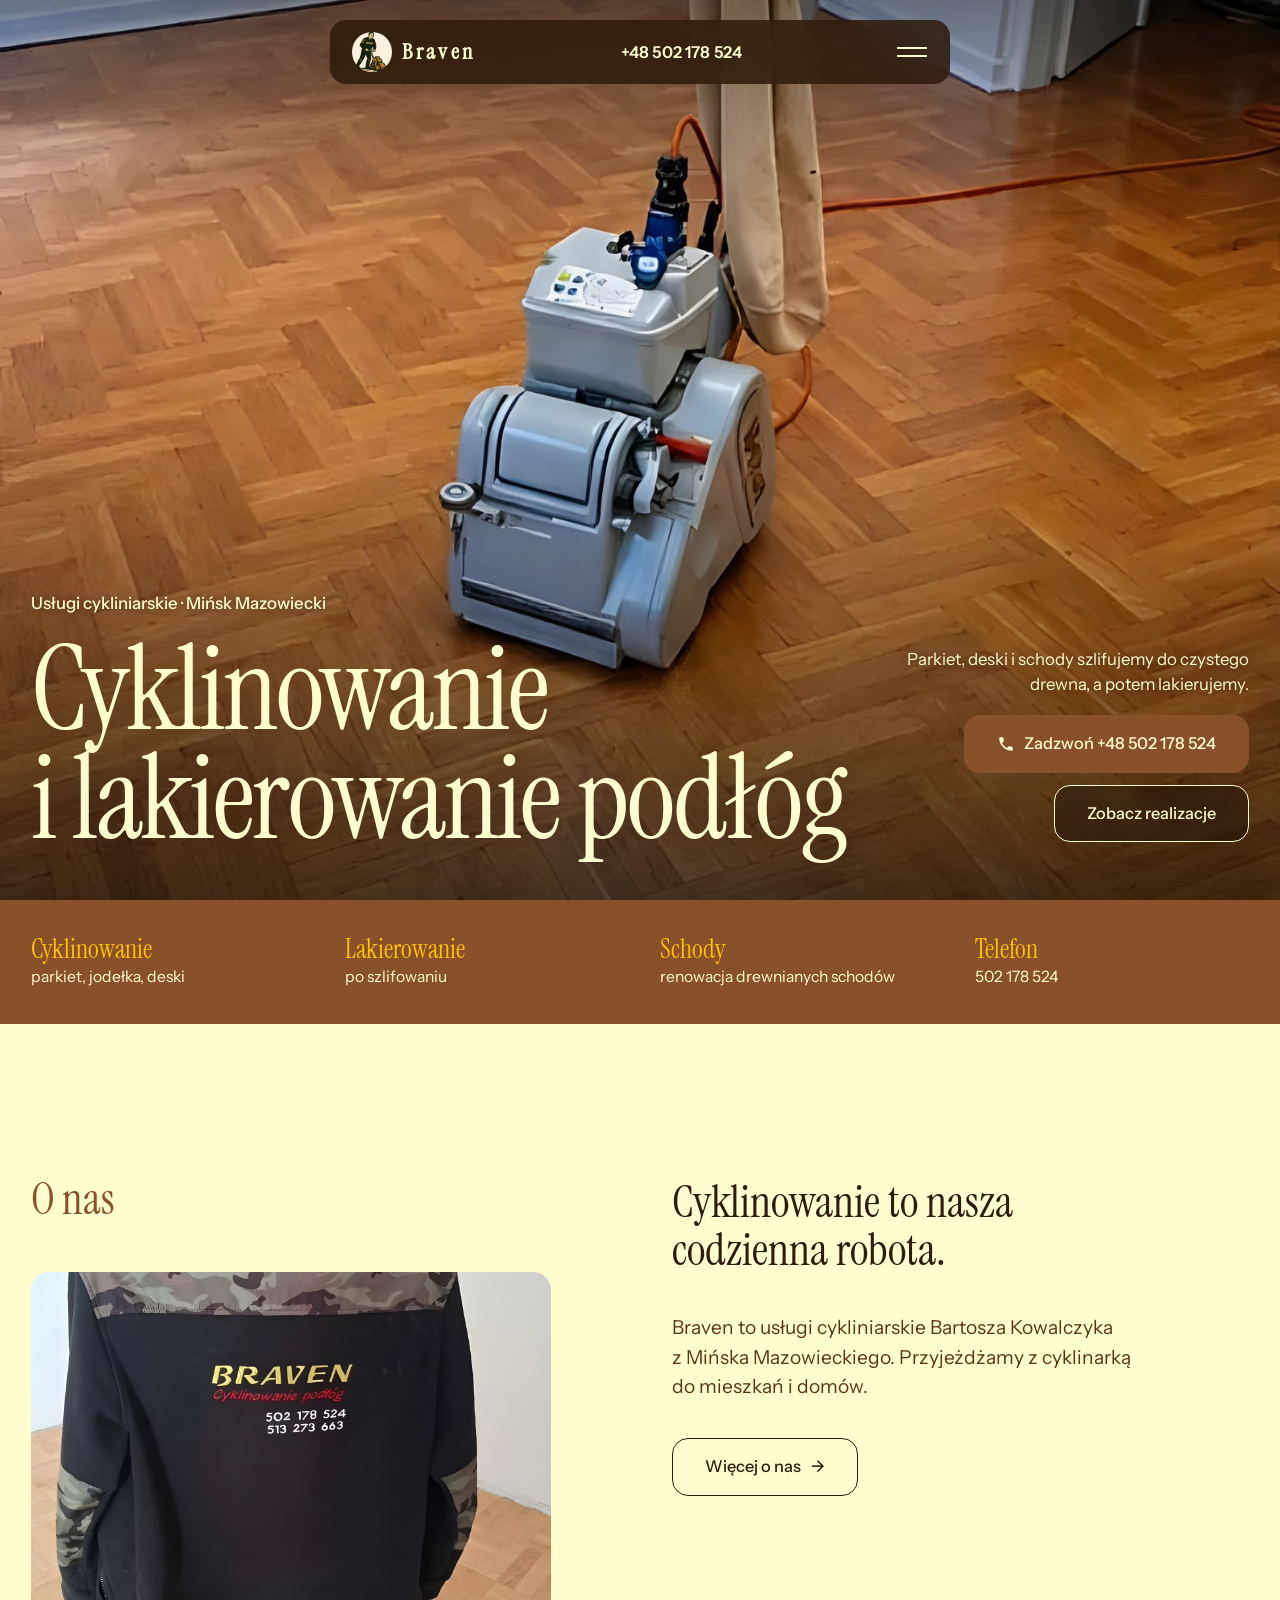
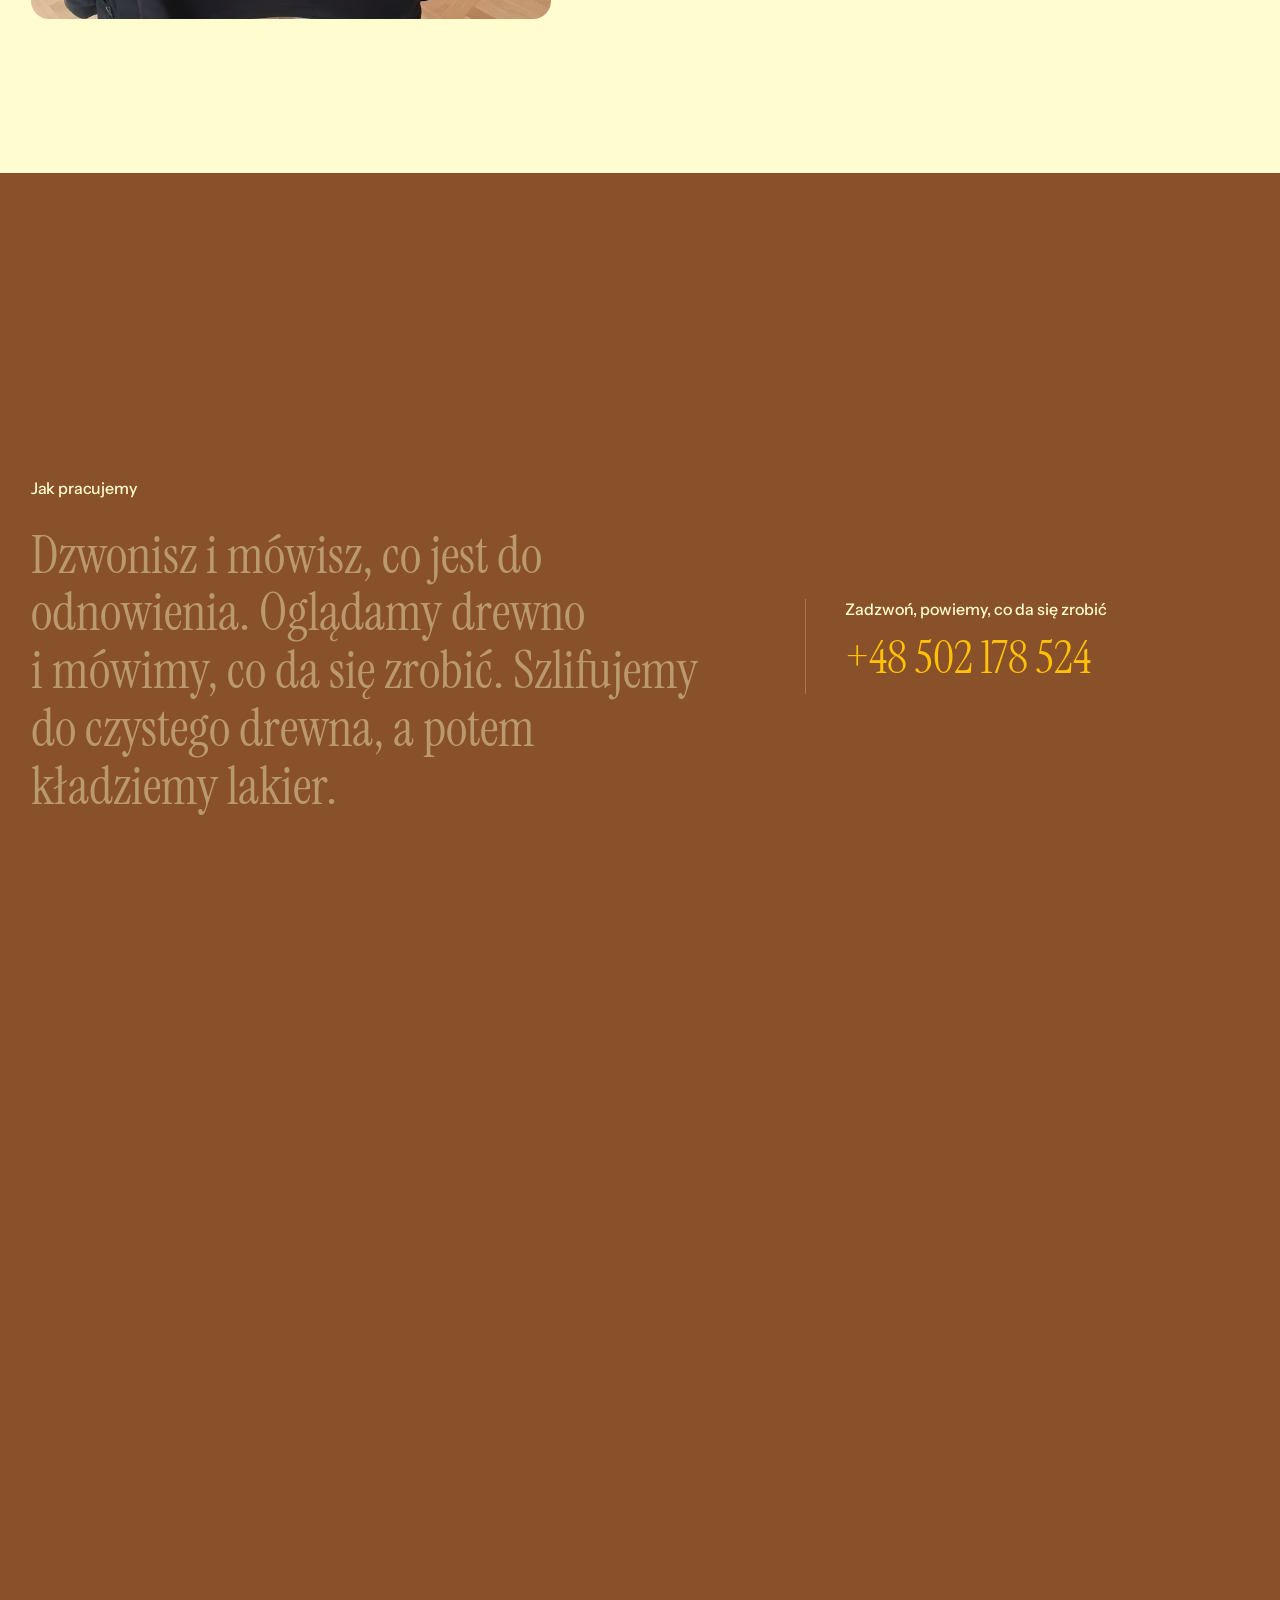
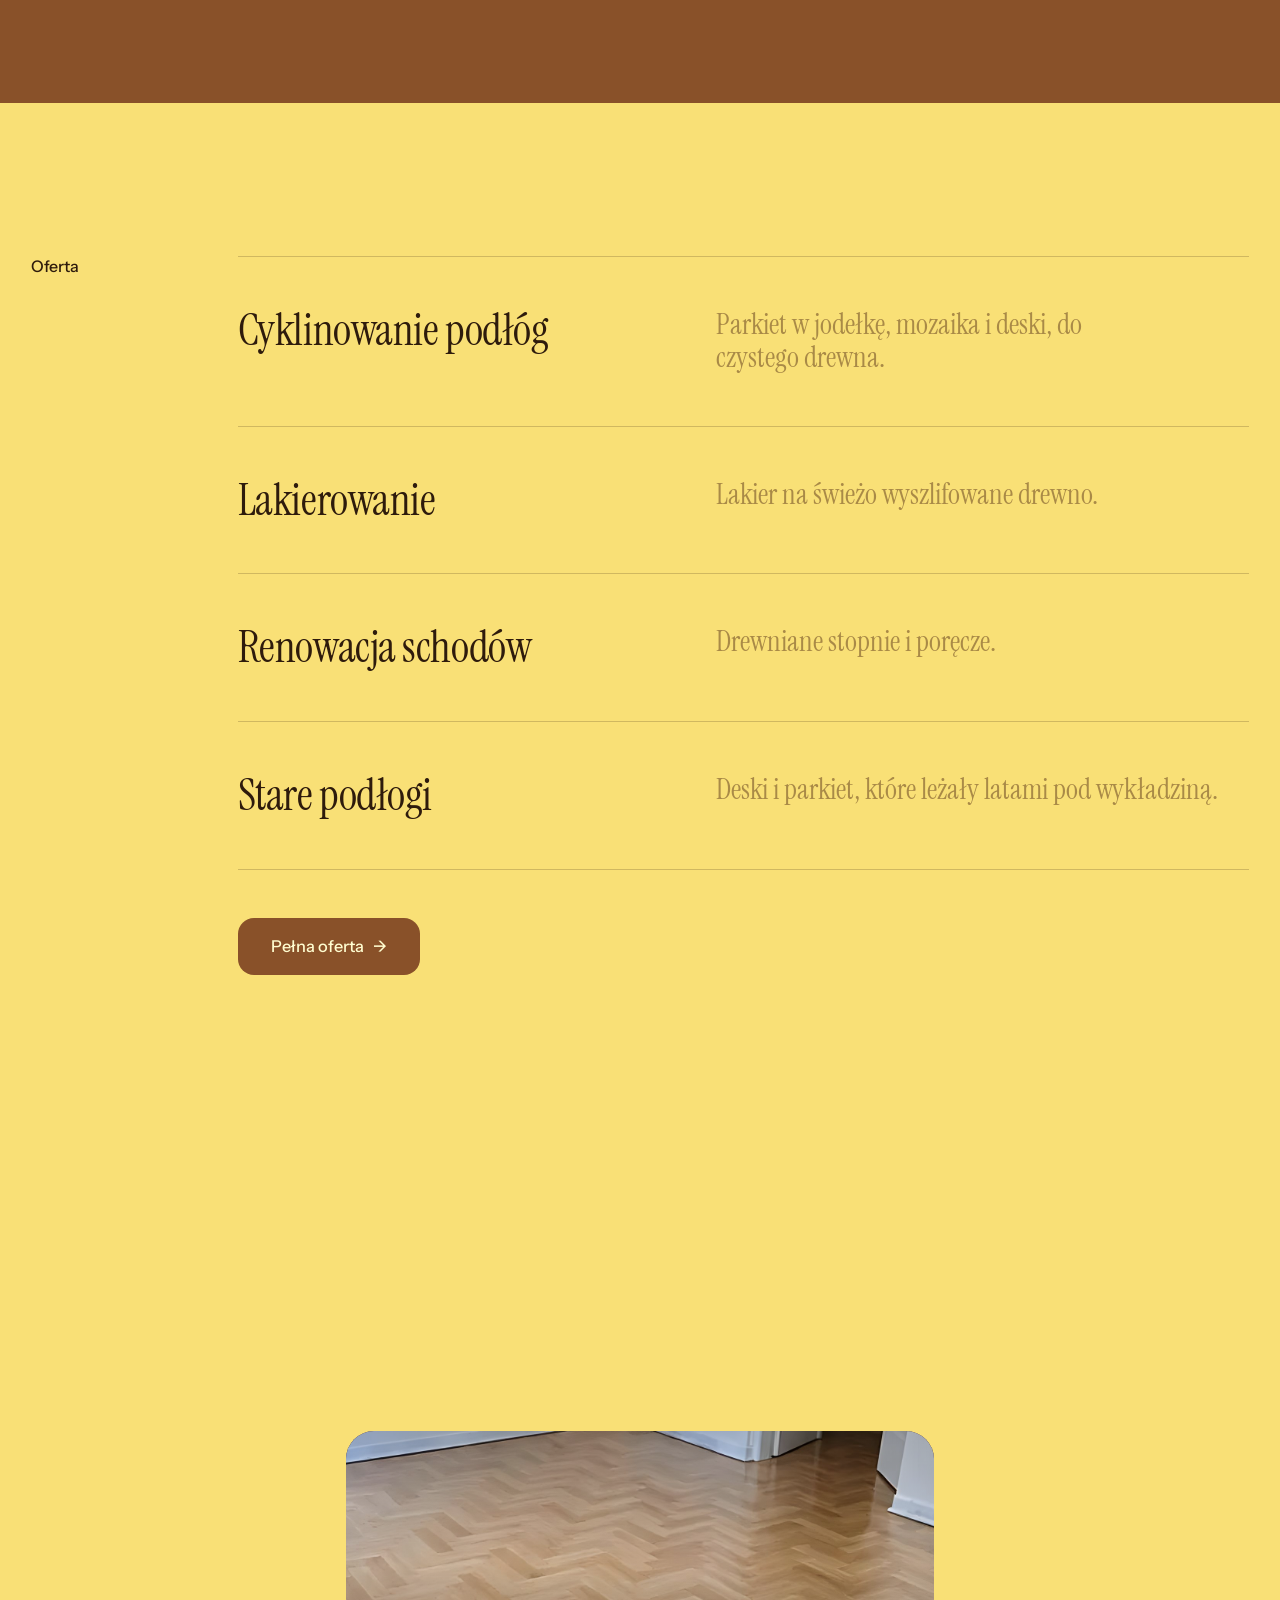
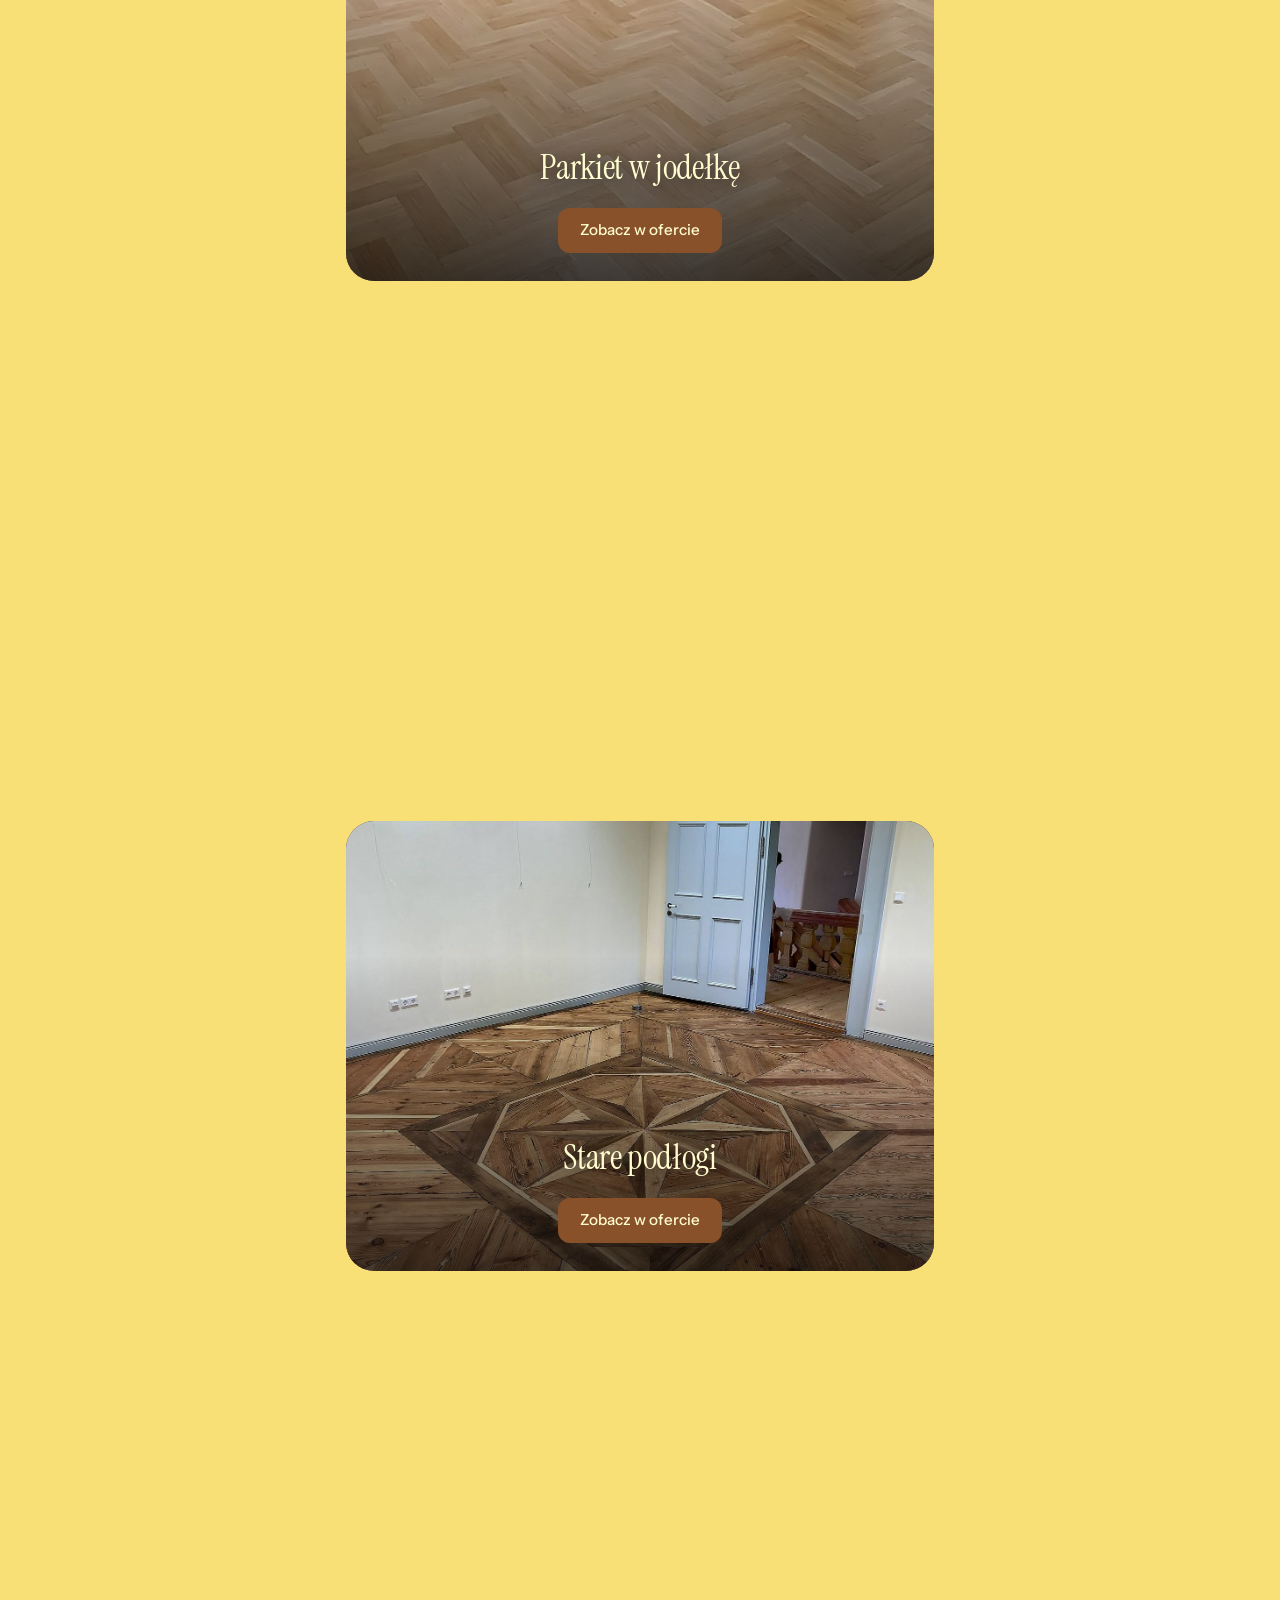
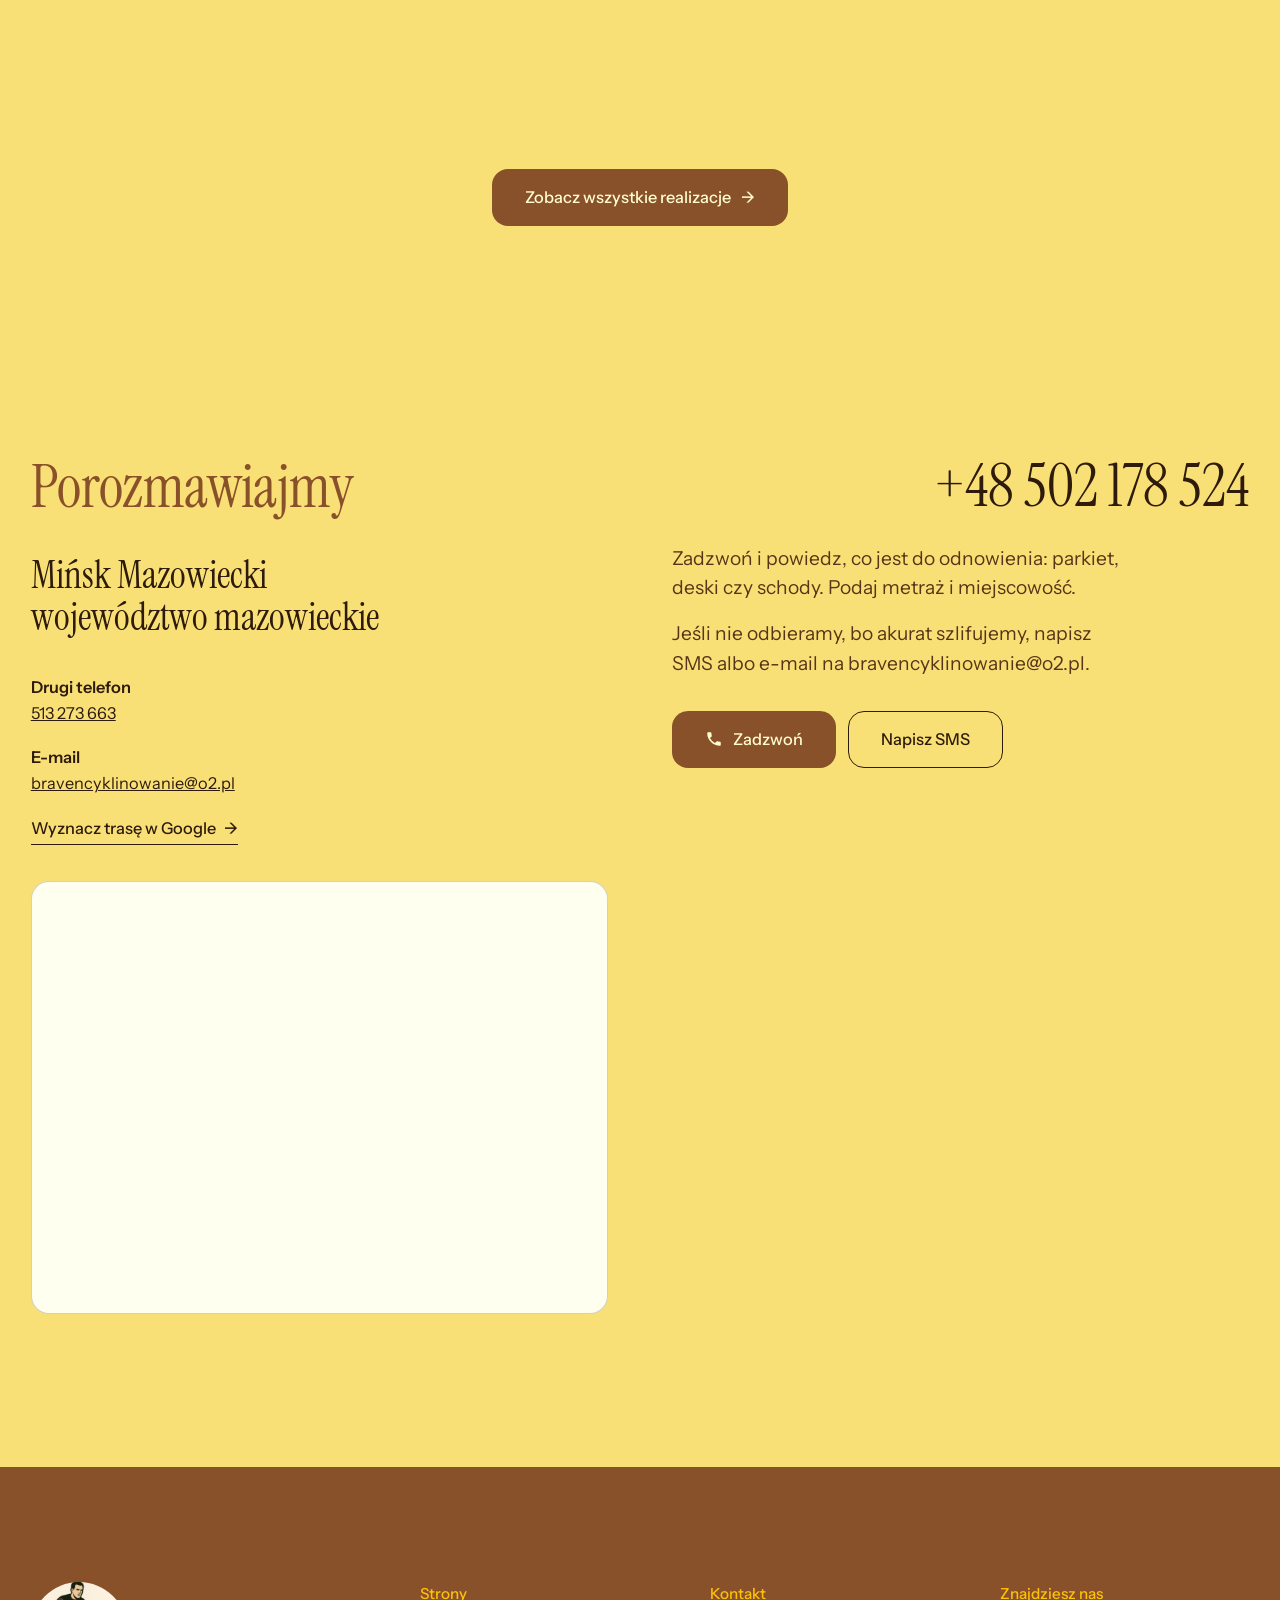
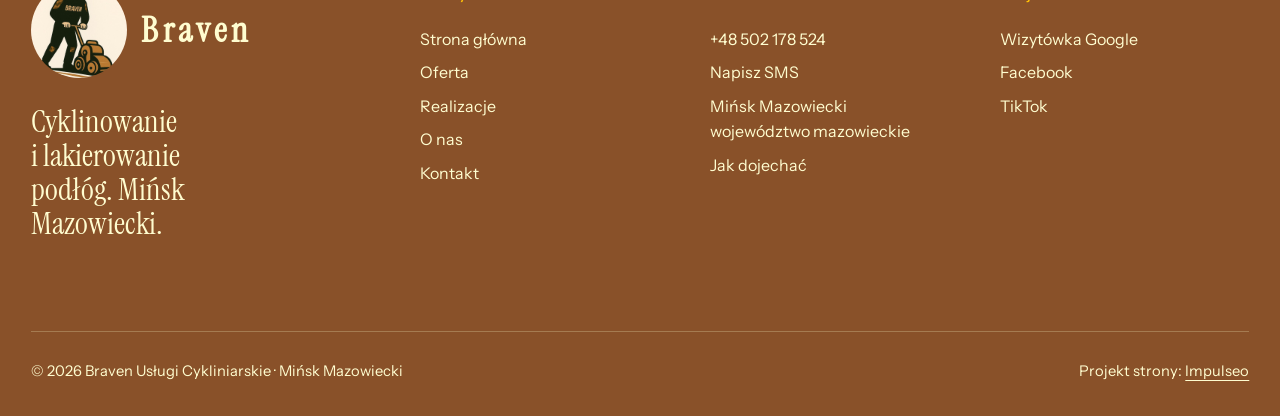
<file: index.html>
<!DOCTYPE html>
<html lang="pl">
<head>
<meta charset="UTF-8">
<meta name="viewport" content="width=device-width, initial-scale=1.0">
<title>Cyklinowanie i lakierowanie podłóg · Mińsk Mazowiecki | Braven</title>
<meta name="description" content="Braven Usługi Cykliniarskie Bartosz Kowalczyk, Mińsk Mazowiecki: cyklinowanie parkietu i desek, lakierowanie podłóg, renowacja schodów. Tel. 502 178 524.">
<link rel="canonical" href="https://impulseo-pl.github.io/braven-uslugi-cykliniarskie-bartosz-kowalczyk/">
<meta name="robots" content="noindex, nofollow">
<meta name="theme-color" content="#895129">
<meta property="og:type" content="website">
<meta property="og:locale" content="pl_PL">
<meta property="og:site_name" content="Braven Usługi Cykliniarskie">
<meta property="og:title" content="Cyklinowanie i lakierowanie podłóg · Mińsk Mazowiecki | Braven">
<meta property="og:description" content="Braven Usługi Cykliniarskie Bartosz Kowalczyk, Mińsk Mazowiecki: cyklinowanie parkietu i desek, lakierowanie podłóg, renowacja schodów. Tel. 502 178 524.">
<meta property="og:url" content="https://impulseo-pl.github.io/braven-uslugi-cykliniarskie-bartosz-kowalczyk/">
<meta property="og:image" content="https://impulseo-pl.github.io/braven-uslugi-cykliniarskie-bartosz-kowalczyk/img/og.jpg">
<meta property="og:image:width" content="1200">
<meta property="og:image:height" content="630">
<meta name="twitter:card" content="summary_large_image">
<link rel="icon" href="img/logo.jpg">
<script type="application/ld+json">{"@context": "https://schema.org", "@type": "HomeAndConstructionBusiness", "name": "Braven Usługi Cykliniarskie Bartosz Kowalczyk", "url": "https://impulseo-pl.github.io/braven-uslugi-cykliniarskie-bartosz-kowalczyk/", "telephone": "+48502178524", "email": "bravencyklinowanie@o2.pl", "image": "https://impulseo-pl.github.io/braven-uslugi-cykliniarskie-bartosz-kowalczyk/img/og.jpg", "logo": "https://impulseo-pl.github.io/braven-uslugi-cykliniarskie-bartosz-kowalczyk/img/logo.jpg", "address": {"@type": "PostalAddress", "addressLocality": "Mińsk Mazowiecki", "addressRegion": "mazowieckie", "addressCountry": "PL"}, "geo": {"@type": "GeoCoordinates", "latitude": 52.1957543, "longitude": 21.5580618}, "sameAs": ["https://www.google.com/maps/place/Braven+Us%C5%82ugi+Cykliniarskie+Bartosz+Kowalczyk/@52.1957543,21.5580618,15z/data=!4m6!3m5!1s0x471f2fbd706131d9:0x9130eac49f375d6f!8m2!3d52.1957543!4d21.5580618", "https://www.facebook.com/p/Braven-Us%C5%82ugi-Cykliniarskie-100075323195899/", "https://www.tiktok.com/@bartoszk14"]}</script>
<script>document.documentElement.classList.add('js')</script>
<link rel="preload" as="image" href="img/cyklinarka.jpg" fetchpriority="high">
<link rel="preconnect" href="https://fonts.googleapis.com">
<link rel="preconnect" href="https://fonts.gstatic.com" crossorigin>
<link href="https://fonts.googleapis.com/css2?family=Instrument+Sans:wght@400..600&family=Instrument+Serif&display=swap" rel="stylesheet">
<link rel="stylesheet" href="assets/styles.css?v=20261118a">
<style>:root{--bone:#FFFDD0;--bone-hi:#FFFFF0;--cacao:#5A3418;--bordeaux:#895129;--carmine:#895129;--brass:#FFC107;--ink:#2E1B0C;--ink-2:#5A3418;--on-dark:#FFFDD0;--on-dark-2:#FFFDD0;--line:rgba(46,27,12,.2);--line-dark:rgba(255,253,208,.24)}.btn-main{color:#FFFDD0}.btn-main:hover{background:#2E1B0C}.card:hover .btn{background:#2E1B0C}.btn-brass{color:#2E1B0C}.btn-brass:hover{background:#FFFDD0}.label-serif{color:#895129}.bone .rows-list dd,.bone .rows-list p{color:#5A3418}.svc-row p{color:#5A3418}#oferta,.phead.bone,.sec.bone#kontakt{background:#F9E076}.cards{background:#F9E076}.cards .cards-foot .btn{background:#895129;color:#FFFDD0}.facts{background:#895129}.foot{background:#895129}.bordeaux{background:#895129}.form input,.form textarea{background:#FFFFF0}.hero-img{object-position:55% 55%}.pill-logo{width:auto;display:flex;align-items:center;gap:10px}.pill-logo .mark{width:40px;height:40px;border-radius:50%;object-fit:cover}.pill-logo .word{font-family:var(--f-serif);font-size:1.4rem;white-space:nowrap}.foot-logo{width:auto;display:flex;align-items:center;gap:14px}.foot-logo .mark{width:96px;height:96px;border-radius:50%;object-fit:cover}.foot-logo .word{font-family:var(--f-serif);font-size:2.2rem}.pill{background:rgba(46,27,12,.86)}.pill.solid{background:rgba(46,27,12,.95)}.lb{background:rgba(46,27,12,.95)}.card::after{background:linear-gradient(180deg,rgba(0,0,0,.15) 0%,rgba(0,0,0,0) 30%,rgba(0,0,0,.7) 100%)}.card h3{color:#FFFDD0;text-shadow:0 2px 18px rgba(0,0,0,.6)}.btn-on-photo{background:rgba(0,0,0,.3)}.js .reveal-text .w{color:rgba(255,253,208,.42)}.form input::placeholder,.form textarea::placeholder{color:rgba(90,52,24,.8)}.hero-cap,.card-cap,.phead-img .poglad{background:rgba(46,27,12,.6)}@media (max-width:700px){.pill-logo .mark{width:32px;height:32px}.pill-logo .word{font-size:1.1rem}.callbar{background:#2E1B0C}}</style>
<script src="assets/lenis.min.js?v=1.1.20" defer></script>
<script src="assets/main.js?v=20261118a" defer></script>
</head>
<body>
<a class="skip" href="#tresc">Przejdź do treści</a>
<header class="pill">
  <a class="pill-logo" href="index.html" aria-label="Braven Usługi Cykliniarskie - strona główna"><img class="mark" src="img/logo.jpg" width="512" height="512" alt=""><span class="word">Braven</span></a>
  <a class="pill-phone" href="tel:+48502178524">+48 502 178 524</a>
  <button class="burger" type="button" aria-expanded="false" aria-controls="menu" aria-label="Otwórz menu"><i></i><i></i></button>
</header>
<div class="menu" id="menu" aria-hidden="true">
  <div class="menu-grid">
    <nav class="menu-links" aria-label="Menu główne">
      <a href="index.html" aria-current="page">Strona główna</a>
      <a href="oferta.html">Oferta</a>
      <a href="realizacje.html">Realizacje</a>
      <a href="o-nas.html">O nas</a>
      <a href="kontakt.html">Kontakt</a>
    </nav>
    <div class="menu-side">
      <div><b>Telefon</b><a href="tel:+48502178524">+48 502 178 524</a></div>
      <div><b>Gdzie</b>Mińsk Mazowiecki</div>
    </div>
  </div>
</div>
<main id="tresc">
<section class="hero">
  <img class="hero-img" src="img/cyklinarka.jpg" width="1588" height="1600" alt="Cyklinarka Braven na parkiecie w&nbsp;jodełkę po lakierowaniu" fetchpriority="high">
  <div class="hero-in">
    <div>
      <p class="hero-kicker">Usługi cykliniarskie · Mińsk Mazowiecki</p>
      <h1>Cyklinowanie i&nbsp;lakierowanie podłóg</h1>
    </div>
    <div class="hero-side">
      <p>Parkiet, deski i&nbsp;schody szlifujemy do czystego drewna, a&nbsp;potem lakierujemy.</p>
      <div class="btn-row">
        <a class="btn btn-main hero-call" href="tel:+48502178524"><svg class="ico" viewBox="0 0 24 24" fill="none" aria-hidden="true"><path d="M6.6 10.8a15.5 15.5 0 0 0 6.6 6.6l2.2-2.2a1 1 0 0 1 1-.24 11.4 11.4 0 0 0 3.6.58 1 1 0 0 1 1 1V20a1 1 0 0 1-1 1A17 17 0 0 1 3 4a1 1 0 0 1 1-1h3.5a1 1 0 0 1 1 1c0 1.25.2 2.45.57 3.57a1 1 0 0 1-.25 1L6.6 10.8Z" fill="currentColor"/></svg>Zadzwoń +48 502 178 524</a>
        <a class="btn btn-line btn-on-photo" href="realizacje.html">Zobacz realizacje</a>
      </div>
    </div>
  </div>
</section>

<section class="facts cacao dark" aria-label="Najważniejsze informacje">
  <ul class="wrap facts-list">
    <li><b>Cyklinowanie</b>parkiet, jodełka, deski</li>
    <li><b>Lakierowanie</b>po szlifowaniu</li>
    <li><b>Schody</b>renowacja drewnianych schodów</li>
    <li><b>Telefon</b>502 178 524</li>
  </ul>
</section>

<section class="sec bone" id="o-nas">
  <div class="wrap about">
    <div class="about-left up">
      <p class="label-serif">O&nbsp;nas</p><figure class="about-fig"><img src="img/bluza.jpg" width="1582" height="1600" alt="Bluza robocza BRAVEN z&nbsp;napisem „Cyklinowanie podłóg” i&nbsp;numerami telefonów" loading="lazy"></figure>
    </div>
    <div class="about-right up">
      <p class="statement">Cyklinowanie to nasza codzienna robota.</p>
      <p class="lead">Braven to usługi cykliniarskie Bartosza Kowalczyka z&nbsp;Mińska Mazowieckiego. Przyjeżdżamy z&nbsp;cyklinarką do mieszkań i&nbsp;domów.</p>
      <div class="btn-row"><a class="btn btn-line" href="o-nas.html">Więcej o&nbsp;nas <span aria-hidden="true">→</span></a></div>
    </div>
  </div>
</section>

<section class="reveal-sec bordeaux dark" aria-labelledby="jak">
  <div class="reveal-stick">
    <div class="reveal-main">
      <h2 class="label" id="jak">Jak pracujemy</h2>
      <p class="reveal-text">Dzwonisz i&nbsp;mówisz, co jest do odnowienia. Oglądamy drewno i&nbsp;mówimy, co da się zrobić. Szlifujemy do czystego drewna, a&nbsp;potem kładziemy lakier.</p>
    </div>
    <aside class="reveal-aside">
      <p class="label">Zadzwoń, powiemy, co da się zrobić</p>
      <a class="reveal-phone" href="tel:+48502178524">+48 502 178 524</a>
      <p></p>
    </aside>
  </div>
</section>

<section class="sec bone" id="oferta">
  <div class="wrap svc">
    <h2 class="label">Oferta</h2>
    <div>
      <div class="svc-list">
      <a class="svc-row" href="oferta.html#cyklinowanie"><h3>Cyklinowanie podłóg</h3><p>Parkiet w&nbsp;jodełkę, mozaika i&nbsp;deski, do czystego drewna.</p></a>
      <a class="svc-row" href="oferta.html#lakierowanie"><h3>Lakierowanie</h3><p>Lakier na świeżo wyszlifowane drewno.</p></a>
      <a class="svc-row" href="oferta.html#schody"><h3>Renowacja schodów</h3><p>Drewniane stopnie i&nbsp;poręcze.</p></a>
      <a class="svc-row" href="oferta.html#stare"><h3>Stare podłogi</h3><p>Deski i&nbsp;parkiet, które leżały latami pod wykładziną.</p></a>
      </div>
      <div class="svc-foot"><a class="btn btn-main" href="oferta.html">Pełna oferta <span aria-hidden="true">→</span></a></div>
    </div>
  </div>
</section>

<section class="cards cacao dark" aria-label="Realizacje">
  <div class="card-wrap"><div class="card-stick">
    <a class="card" href="oferta.html#cyklinowanie"><img src="img/jodelka.jpg" width="1588" height="1600" alt="Jasny parkiet w&nbsp;jodełkę po cyklinowaniu i&nbsp;lakierowaniu" decoding="async"><span class="card-in"><h3>Parkiet w&nbsp;jodełkę</h3><span class="btn btn-main btn-sm">Zobacz w&nbsp;ofercie</span></span></a>
  </div></div>
  <div class="card-wrap"><div class="card-stick">
    <a class="card" href="oferta.html#stare"><img src="img/rozeta.jpg" width="1600" height="1067" alt="Podłoga z&nbsp;desek z&nbsp;rozetą w&nbsp;kształcie gwiazdy, zdjęcie poglądowe" loading="lazy" decoding="async"><span class="card-in"><h3>Stare podłogi</h3><span class="btn btn-main btn-sm">Zobacz w&nbsp;ofercie</span></span></a>
  </div></div>
  <div class="wrap cards-foot"><a class="btn btn-brass" href="realizacje.html">Zobacz wszystkie realizacje <span aria-hidden="true">→</span></a></div>
</section>




<section class="sec bone" id="kontakt">
  <div class="wrap contact">
    <div class="up">
      <h2>Porozmawiajmy</h2>
      <p class="big-addr">Mińsk Mazowiecki<br>województwo mazowieckie</p>
      <div class="contact-meta">
        <p><b>Drugi telefon</b><a href="tel:+48513273663">513 273 663</a></p>
        <p><b>E-mail</b><a href="mailto:bravencyklinowanie@o2.pl">bravencyklinowanie@o2.pl</a></p>
        <p><a class="link" href="https://www.google.com/maps/place/Braven+Us%C5%82ugi+Cykliniarskie+Bartosz+Kowalczyk/@52.1957543,21.5580618,15z/data=!4m6!3m5!1s0x471f2fbd706131d9:0x9130eac49f375d6f!8m2!3d52.1957543!4d21.5580618" target="_blank" rel="noopener">Wyznacz trasę w&nbsp;Google <span aria-hidden="true">→</span></a></p>
      </div>
      <div class="map"><iframe src="https://maps.google.com/maps?q=52.1957543,21.5580618&z=13&output=embed" title="Mapa dojazdu, Mińsk Mazowiecki" loading="lazy" referrerpolicy="no-referrer-when-downgrade"></iframe></div>
    </div>
    <div class="contact-right up" id="formularz">
      <a class="big-phone" href="tel:+48502178524">+48 502 178 524</a>
      <p class="lead">Zadzwoń i&nbsp;powiedz, co jest do odnowienia: parkiet, deski czy schody. Podaj metraż i&nbsp;miejscowość.</p>
      <p class="lead" style="margin-top:16px">Jeśli nie odbieramy, bo akurat szlifujemy, napisz SMS albo e-mail na bravencyklinowanie@o2.pl.</p>
      <div class="contact-cta">
        <a class="btn btn-main" href="tel:+48502178524"><svg class="ico" viewBox="0 0 24 24" fill="none" aria-hidden="true"><path d="M6.6 10.8a15.5 15.5 0 0 0 6.6 6.6l2.2-2.2a1 1 0 0 1 1-.24 11.4 11.4 0 0 0 3.6.58 1 1 0 0 1 1 1V20a1 1 0 0 1-1 1A17 17 0 0 1 3 4a1 1 0 0 1 1-1h3.5a1 1 0 0 1 1 1c0 1.25.2 2.45.57 3.57a1 1 0 0 1-.25 1L6.6 10.8Z" fill="currentColor"/></svg>Zadzwoń</a>
        <a class="btn btn-line" href="sms:+48502178524?body=Dzie%C5%84%20dobry%2C%20pytam%20o%20cyklinowanie.%20Metra%C5%BC%3A%20...%20Miejscowo%C5%9B%C4%87%3A%20...">Napisz SMS</a>
      </div>
    </div>
  </div>
</section>
</main>
<footer class="foot dark">
  <div class="wrap">
    <div class="foot-top">
      <div>
        <a class="foot-logo" href="index.html" aria-label="Braven Usługi Cykliniarskie - strona główna"><img class="mark" src="img/logo.jpg" width="512" height="512" alt=""><span class="word">Braven</span></a>
        <p class="foot-claim">Cyklinowanie i&nbsp;lakierowanie podłóg. Mińsk Mazowiecki.</p>
      </div>
      <div><h4>Strony</h4><ul><li><a href="index.html">Strona główna</a></li><li><a href="oferta.html">Oferta</a></li><li><a href="realizacje.html">Realizacje</a></li><li><a href="o-nas.html">O nas</a></li><li><a href="kontakt.html">Kontakt</a></li></ul></div>
      <div><h4>Kontakt</h4><ul>
        <li><a href="tel:+48502178524">+48 502 178 524</a></li><li><a href="sms:+48502178524?body=Dzie%C5%84%20dobry%2C%20pytam%20o%20cyklinowanie.%20Metra%C5%BC%3A%20...%20Miejscowo%C5%9B%C4%87%3A%20...">Napisz SMS</a></li><li>Mińsk Mazowiecki<br>województwo mazowieckie</li><li><a href="https://www.google.com/maps/place/Braven+Us%C5%82ugi+Cykliniarskie+Bartosz+Kowalczyk/@52.1957543,21.5580618,15z/data=!4m6!3m5!1s0x471f2fbd706131d9:0x9130eac49f375d6f!8m2!3d52.1957543!4d21.5580618" target="_blank" rel="noopener">Jak dojechać</a></li>
      </ul></div>
      <div><h4>Znajdziesz nas</h4><ul>
        <li><a href="https://www.google.com/maps/place/Braven+Us%C5%82ugi+Cykliniarskie+Bartosz+Kowalczyk/@52.1957543,21.5580618,15z/data=!4m6!3m5!1s0x471f2fbd706131d9:0x9130eac49f375d6f!8m2!3d52.1957543!4d21.5580618" target="_blank" rel="noopener">Wizytówka Google</a></li><li><a href="https://www.facebook.com/p/Braven-Us%C5%82ugi-Cykliniarskie-100075323195899/" target="_blank" rel="noopener">Facebook</a></li><li><a href="https://www.tiktok.com/@bartoszk14" target="_blank" rel="noopener">TikTok</a></li>
      </ul></div>
    </div>
    <div class="foot-bottom">
      <span>© 2026 Braven Usługi Cykliniarskie · Mińsk Mazowiecki</span>
      <span>Projekt strony: <a href="https://impulseo.pl" target="_blank" rel="noopener">Impulseo</a></span>
    </div>
  </div>
</footer>
<div class="callbar">
  <a class="btn btn-main" href="tel:+48502178524"><svg class="ico" viewBox="0 0 24 24" fill="none" aria-hidden="true"><path d="M6.6 10.8a15.5 15.5 0 0 0 6.6 6.6l2.2-2.2a1 1 0 0 1 1-.24 11.4 11.4 0 0 0 3.6.58 1 1 0 0 1 1 1V20a1 1 0 0 1-1 1A17 17 0 0 1 3 4a1 1 0 0 1 1-1h3.5a1 1 0 0 1 1 1c0 1.25.2 2.45.57 3.57a1 1 0 0 1-.25 1L6.6 10.8Z" fill="currentColor"/></svg>Zadzwoń</a>
  <a class="btn btn-line" href="sms:+48502178524?body=Dzie%C5%84%20dobry%2C%20pytam%20o%20cyklinowanie.%20Metra%C5%BC%3A%20...%20Miejscowo%C5%9B%C4%87%3A%20...">Napisz SMS</a>
</div>
</body>
</html>
</file>
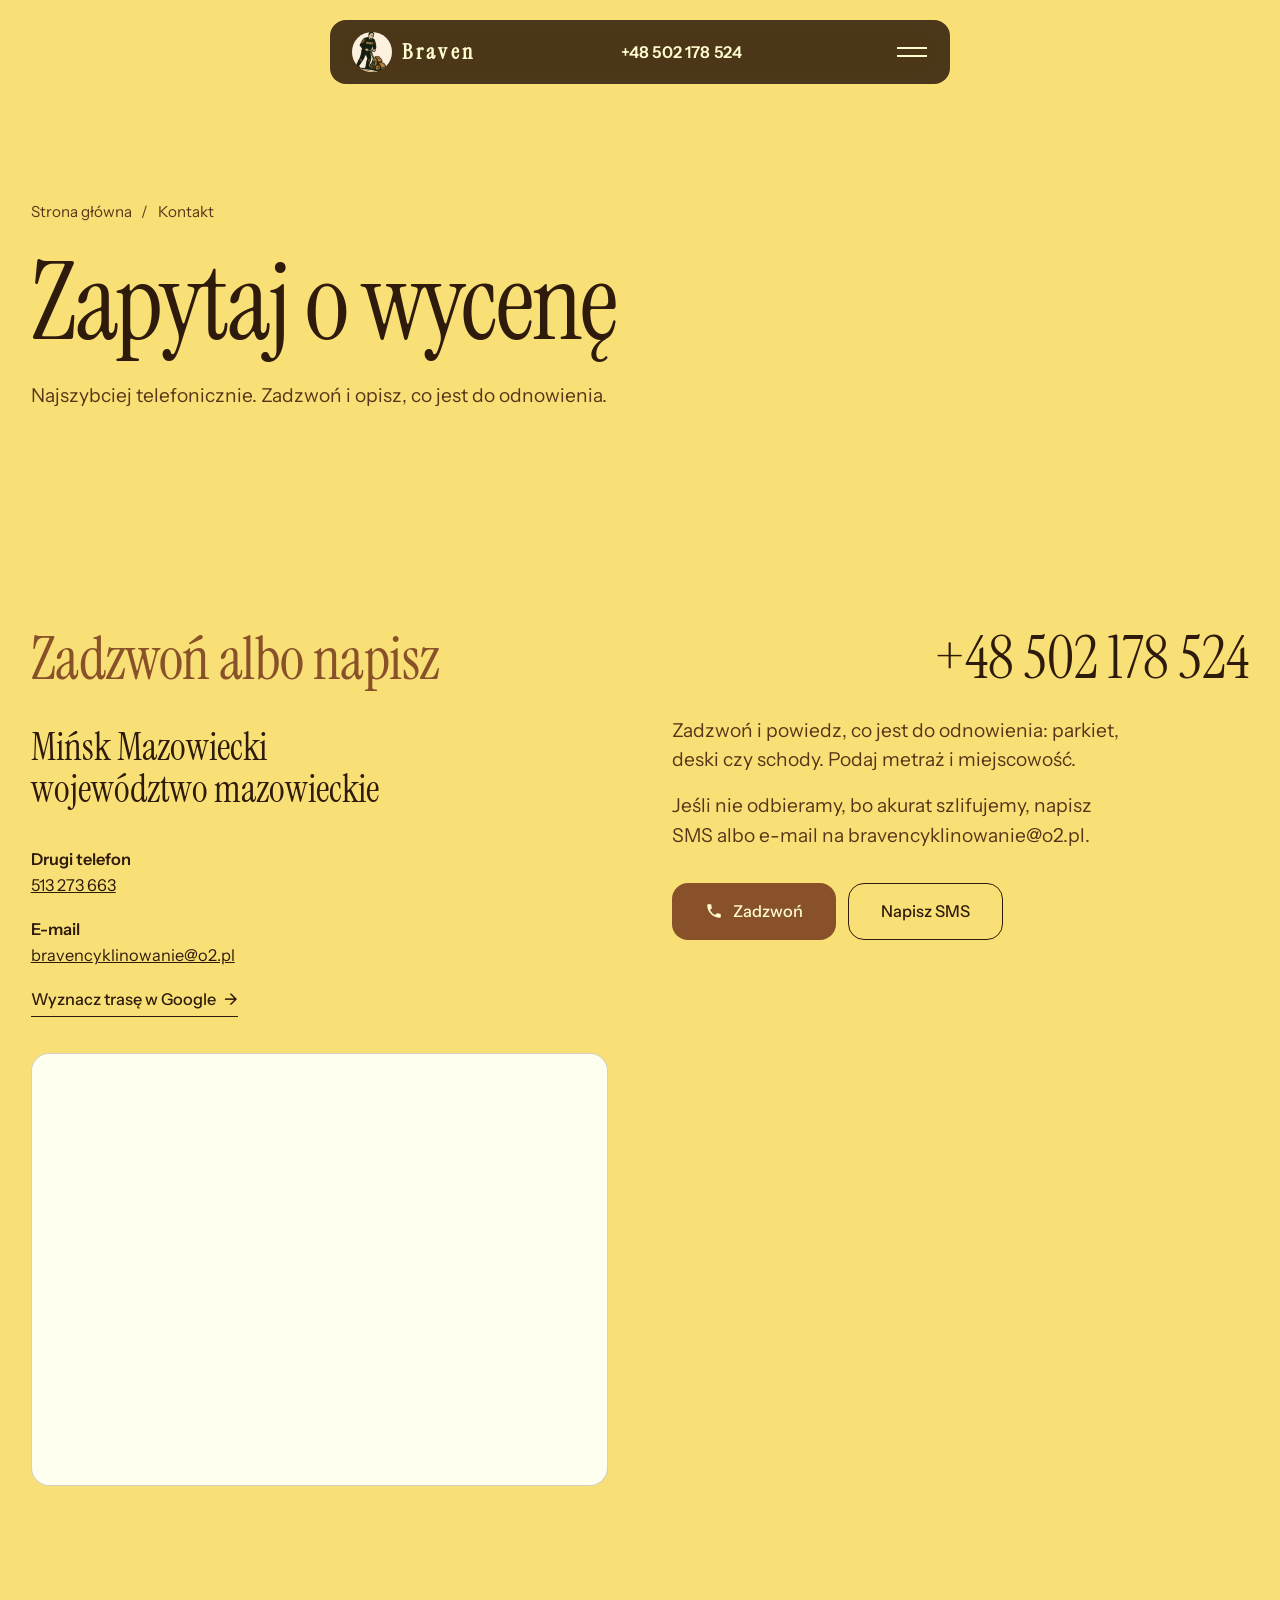
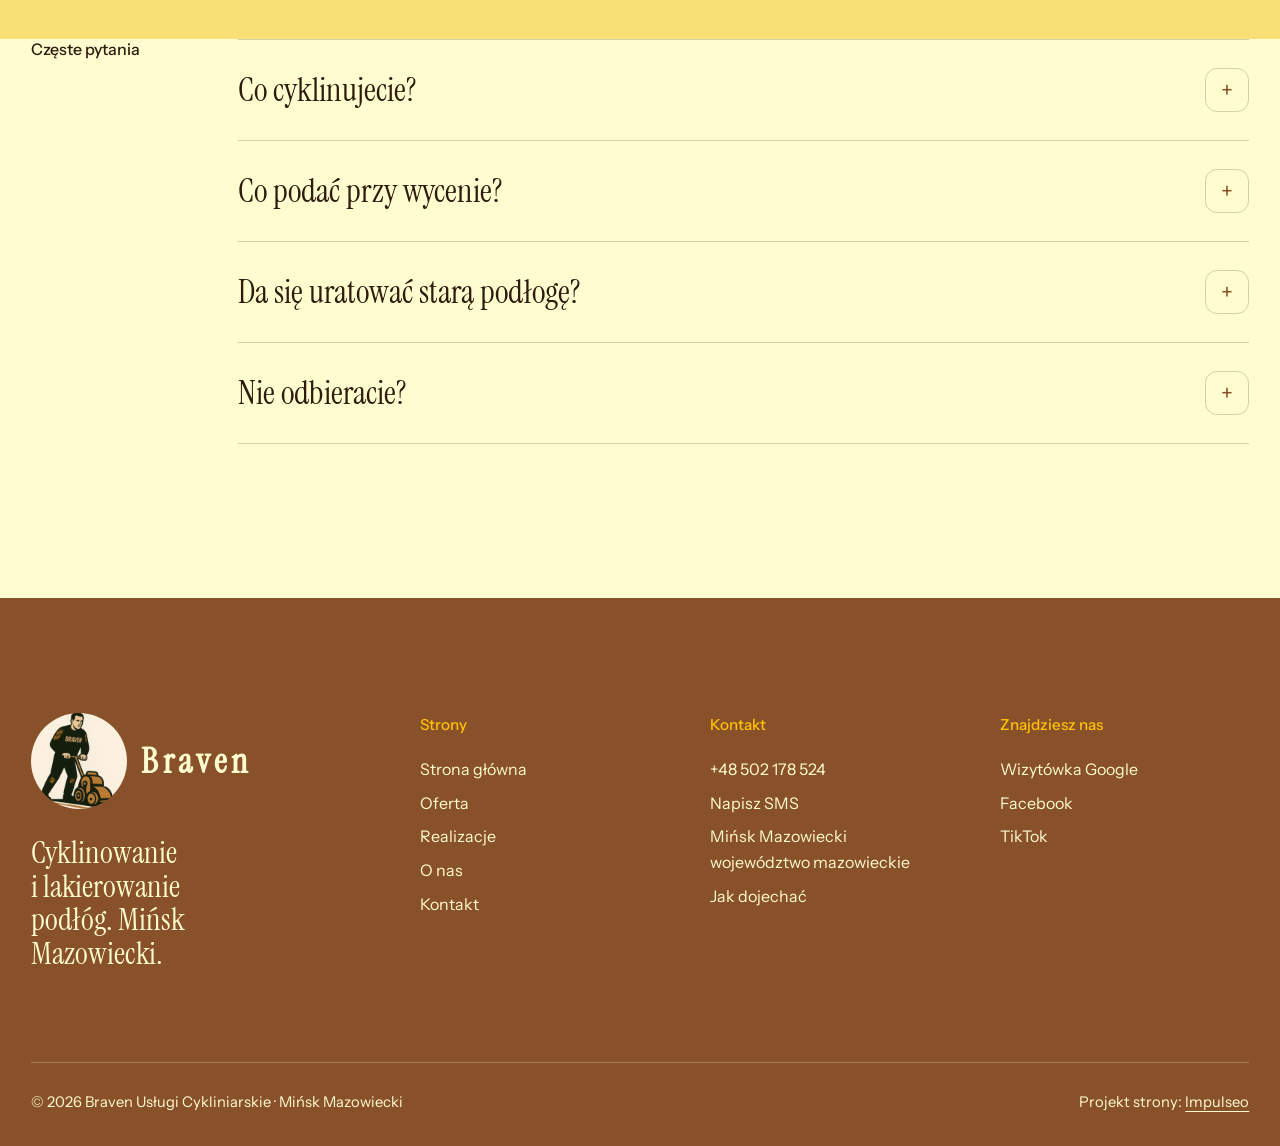
<file: kontakt.html>
<!DOCTYPE html>
<html lang="pl">
<head>
<meta charset="UTF-8">
<meta name="viewport" content="width=device-width, initial-scale=1.0">
<title>Kontakt · Braven Usługi Cykliniarskie, Mińsk Mazowiecki</title>
<meta name="description" content="Kontakt: Braven Usługi Cykliniarskie Bartosz Kowalczyk, Mińsk Mazowiecki, tel. 502 178 524 lub 513 273 663, bravencyklinowanie@o2.pl.">
<link rel="canonical" href="https://impulseo-pl.github.io/braven-uslugi-cykliniarskie-bartosz-kowalczyk/kontakt.html">
<meta name="robots" content="noindex, nofollow">
<meta name="theme-color" content="#895129">
<meta property="og:type" content="website">
<meta property="og:locale" content="pl_PL">
<meta property="og:site_name" content="Braven Usługi Cykliniarskie">
<meta property="og:title" content="Kontakt · Braven Usługi Cykliniarskie, Mińsk Mazowiecki">
<meta property="og:description" content="Kontakt: Braven Usługi Cykliniarskie Bartosz Kowalczyk, Mińsk Mazowiecki, tel. 502 178 524 lub 513 273 663, bravencyklinowanie@o2.pl.">
<meta property="og:url" content="https://impulseo-pl.github.io/braven-uslugi-cykliniarskie-bartosz-kowalczyk/kontakt.html">
<meta property="og:image" content="https://impulseo-pl.github.io/braven-uslugi-cykliniarskie-bartosz-kowalczyk/img/og.jpg">
<meta property="og:image:width" content="1200">
<meta property="og:image:height" content="630">
<meta name="twitter:card" content="summary_large_image">
<link rel="icon" href="img/logo.jpg">
<script type="application/ld+json">{"@context": "https://schema.org", "@type": "HomeAndConstructionBusiness", "name": "Braven Usługi Cykliniarskie Bartosz Kowalczyk", "url": "https://impulseo-pl.github.io/braven-uslugi-cykliniarskie-bartosz-kowalczyk/", "telephone": "+48502178524", "email": "bravencyklinowanie@o2.pl", "image": "https://impulseo-pl.github.io/braven-uslugi-cykliniarskie-bartosz-kowalczyk/img/og.jpg", "logo": "https://impulseo-pl.github.io/braven-uslugi-cykliniarskie-bartosz-kowalczyk/img/logo.jpg", "address": {"@type": "PostalAddress", "addressLocality": "Mińsk Mazowiecki", "addressRegion": "mazowieckie", "addressCountry": "PL"}, "geo": {"@type": "GeoCoordinates", "latitude": 52.1957543, "longitude": 21.5580618}, "sameAs": ["https://www.google.com/maps/place/Braven+Us%C5%82ugi+Cykliniarskie+Bartosz+Kowalczyk/@52.1957543,21.5580618,15z/data=!4m6!3m5!1s0x471f2fbd706131d9:0x9130eac49f375d6f!8m2!3d52.1957543!4d21.5580618", "https://www.facebook.com/p/Braven-Us%C5%82ugi-Cykliniarskie-100075323195899/", "https://www.tiktok.com/@bartoszk14"]}</script>
<script>document.documentElement.classList.add('js')</script>
<link rel="preconnect" href="https://fonts.googleapis.com">
<link rel="preconnect" href="https://fonts.gstatic.com" crossorigin>
<link href="https://fonts.googleapis.com/css2?family=Instrument+Sans:wght@400..600&family=Instrument+Serif&display=swap" rel="stylesheet">
<link rel="stylesheet" href="assets/styles.css?v=20261118a">
<style>:root{--bone:#FFFDD0;--bone-hi:#FFFFF0;--cacao:#5A3418;--bordeaux:#895129;--carmine:#895129;--brass:#FFC107;--ink:#2E1B0C;--ink-2:#5A3418;--on-dark:#FFFDD0;--on-dark-2:#FFFDD0;--line:rgba(46,27,12,.2);--line-dark:rgba(255,253,208,.24)}.btn-main{color:#FFFDD0}.btn-main:hover{background:#2E1B0C}.card:hover .btn{background:#2E1B0C}.btn-brass{color:#2E1B0C}.btn-brass:hover{background:#FFFDD0}.label-serif{color:#895129}.bone .rows-list dd,.bone .rows-list p{color:#5A3418}.svc-row p{color:#5A3418}#oferta,.phead.bone,.sec.bone#kontakt{background:#F9E076}.cards{background:#F9E076}.cards .cards-foot .btn{background:#895129;color:#FFFDD0}.facts{background:#895129}.foot{background:#895129}.bordeaux{background:#895129}.form input,.form textarea{background:#FFFFF0}.hero-img{object-position:55% 55%}.pill-logo{width:auto;display:flex;align-items:center;gap:10px}.pill-logo .mark{width:40px;height:40px;border-radius:50%;object-fit:cover}.pill-logo .word{font-family:var(--f-serif);font-size:1.4rem;white-space:nowrap}.foot-logo{width:auto;display:flex;align-items:center;gap:14px}.foot-logo .mark{width:96px;height:96px;border-radius:50%;object-fit:cover}.foot-logo .word{font-family:var(--f-serif);font-size:2.2rem}.pill{background:rgba(46,27,12,.86)}.pill.solid{background:rgba(46,27,12,.95)}.lb{background:rgba(46,27,12,.95)}.card::after{background:linear-gradient(180deg,rgba(0,0,0,.15) 0%,rgba(0,0,0,0) 30%,rgba(0,0,0,.7) 100%)}.card h3{color:#FFFDD0;text-shadow:0 2px 18px rgba(0,0,0,.6)}.btn-on-photo{background:rgba(0,0,0,.3)}.js .reveal-text .w{color:rgba(255,253,208,.42)}.form input::placeholder,.form textarea::placeholder{color:rgba(90,52,24,.8)}.hero-cap,.card-cap,.phead-img .poglad{background:rgba(46,27,12,.6)}@media (max-width:700px){.pill-logo .mark{width:32px;height:32px}.pill-logo .word{font-size:1.1rem}.callbar{background:#2E1B0C}}</style>
<script src="assets/lenis.min.js?v=1.1.20" defer></script>
<script src="assets/main.js?v=20261118a" defer></script>
</head>
<body>
<a class="skip" href="#tresc">Przejdź do treści</a>
<header class="pill">
  <a class="pill-logo" href="index.html" aria-label="Braven Usługi Cykliniarskie - strona główna"><img class="mark" src="img/logo.jpg" width="512" height="512" alt=""><span class="word">Braven</span></a>
  <a class="pill-phone" href="tel:+48502178524">+48 502 178 524</a>
  <button class="burger" type="button" aria-expanded="false" aria-controls="menu" aria-label="Otwórz menu"><i></i><i></i></button>
</header>
<div class="menu" id="menu" aria-hidden="true">
  <div class="menu-grid">
    <nav class="menu-links" aria-label="Menu główne">
      <a href="index.html">Strona główna</a>
      <a href="oferta.html">Oferta</a>
      <a href="realizacje.html">Realizacje</a>
      <a href="o-nas.html">O nas</a>
      <a href="kontakt.html" aria-current="page">Kontakt</a>
    </nav>
    <div class="menu-side">
      <div><b>Telefon</b><a href="tel:+48502178524">+48 502 178 524</a></div>
      <div><b>Gdzie</b>Mińsk Mazowiecki</div>
    </div>
  </div>
</div>
<main id="tresc">
<section class="phead bone">
  <div class="wrap">
    <nav class="crumbs" aria-label="Okruszki"><a href="index.html">Strona główna</a><span aria-hidden="true">/</span><span aria-current="page">Kontakt</span></nav>
    <h1>Zapytaj o&nbsp;wycenę</h1>
    <p class="lead">Najszybciej telefonicznie. Zadzwoń i&nbsp;opisz, co jest do odnowienia.</p>
  </div>
</section>
<section class="sec bone" id="kontakt">
  <div class="wrap contact">
    <div class="up">
      <h2>Zadzwoń albo napisz</h2>
      <p class="big-addr">Mińsk Mazowiecki<br>województwo mazowieckie</p>
      <div class="contact-meta">
        <p><b>Drugi telefon</b><a href="tel:+48513273663">513 273 663</a></p>
        <p><b>E-mail</b><a href="mailto:bravencyklinowanie@o2.pl">bravencyklinowanie@o2.pl</a></p>
        <p><a class="link" href="https://www.google.com/maps/place/Braven+Us%C5%82ugi+Cykliniarskie+Bartosz+Kowalczyk/@52.1957543,21.5580618,15z/data=!4m6!3m5!1s0x471f2fbd706131d9:0x9130eac49f375d6f!8m2!3d52.1957543!4d21.5580618" target="_blank" rel="noopener">Wyznacz trasę w&nbsp;Google <span aria-hidden="true">→</span></a></p>
      </div>
      <div class="map"><iframe src="https://maps.google.com/maps?q=52.1957543,21.5580618&z=13&output=embed" title="Mapa dojazdu, Mińsk Mazowiecki" loading="lazy" referrerpolicy="no-referrer-when-downgrade"></iframe></div>
    </div>
    <div class="contact-right up" id="formularz">
      <a class="big-phone" href="tel:+48502178524">+48 502 178 524</a>
      <p class="lead">Zadzwoń i&nbsp;powiedz, co jest do odnowienia: parkiet, deski czy schody. Podaj metraż i&nbsp;miejscowość.</p>
      <p class="lead" style="margin-top:16px">Jeśli nie odbieramy, bo akurat szlifujemy, napisz SMS albo e-mail na bravencyklinowanie@o2.pl.</p>
      <div class="contact-cta">
        <a class="btn btn-main" href="tel:+48502178524"><svg class="ico" viewBox="0 0 24 24" fill="none" aria-hidden="true"><path d="M6.6 10.8a15.5 15.5 0 0 0 6.6 6.6l2.2-2.2a1 1 0 0 1 1-.24 11.4 11.4 0 0 0 3.6.58 1 1 0 0 1 1 1V20a1 1 0 0 1-1 1A17 17 0 0 1 3 4a1 1 0 0 1 1-1h3.5a1 1 0 0 1 1 1c0 1.25.2 2.45.57 3.57a1 1 0 0 1-.25 1L6.6 10.8Z" fill="currentColor"/></svg>Zadzwoń</a>
        <a class="btn btn-line" href="sms:+48502178524?body=Dzie%C5%84%20dobry%2C%20pytam%20o%20cyklinowanie.%20Metra%C5%BC%3A%20...%20Miejscowo%C5%9B%C4%87%3A%20...">Napisz SMS</a>
      </div>
    </div>
  </div>
</section>
<section class="sec bone" style="padding-top:0">
  <div class="wrap faq">
    <h2 class="label">Częste pytania</h2>
    <div>
      <details><summary>Co cyklinujecie?</summary><p>Parkiet w&nbsp;jodełkę, mozaikę, deski i&nbsp;drewniane schody.</p></details>
      <details><summary>Co podać przy wycenie?</summary><p>Metraż, rodzaj drewna, jeśli go znasz, i&nbsp;miejscowość. Zdjęcie podłogi wyślij SMS-em.</p></details>
      <details><summary>Da się uratować starą podłogę?</summary><p>Często tak. Najpierw sprawdzamy, ile drewna zostało, i&nbsp;mówimy wprost, co da się zrobić.</p></details>
      <details><summary>Nie odbieracie?</summary><p>Pewnie akurat szlifujemy. Napisz SMS albo e-mail, odezwiemy się.</p></details>
    </div>
  </div>
</section>
</main>
<footer class="foot dark">
  <div class="wrap">
    <div class="foot-top">
      <div>
        <a class="foot-logo" href="index.html" aria-label="Braven Usługi Cykliniarskie - strona główna"><img class="mark" src="img/logo.jpg" width="512" height="512" alt=""><span class="word">Braven</span></a>
        <p class="foot-claim">Cyklinowanie i&nbsp;lakierowanie podłóg. Mińsk Mazowiecki.</p>
      </div>
      <div><h4>Strony</h4><ul><li><a href="index.html">Strona główna</a></li><li><a href="oferta.html">Oferta</a></li><li><a href="realizacje.html">Realizacje</a></li><li><a href="o-nas.html">O nas</a></li><li><a href="kontakt.html">Kontakt</a></li></ul></div>
      <div><h4>Kontakt</h4><ul>
        <li><a href="tel:+48502178524">+48 502 178 524</a></li><li><a href="sms:+48502178524?body=Dzie%C5%84%20dobry%2C%20pytam%20o%20cyklinowanie.%20Metra%C5%BC%3A%20...%20Miejscowo%C5%9B%C4%87%3A%20...">Napisz SMS</a></li><li>Mińsk Mazowiecki<br>województwo mazowieckie</li><li><a href="https://www.google.com/maps/place/Braven+Us%C5%82ugi+Cykliniarskie+Bartosz+Kowalczyk/@52.1957543,21.5580618,15z/data=!4m6!3m5!1s0x471f2fbd706131d9:0x9130eac49f375d6f!8m2!3d52.1957543!4d21.5580618" target="_blank" rel="noopener">Jak dojechać</a></li>
      </ul></div>
      <div><h4>Znajdziesz nas</h4><ul>
        <li><a href="https://www.google.com/maps/place/Braven+Us%C5%82ugi+Cykliniarskie+Bartosz+Kowalczyk/@52.1957543,21.5580618,15z/data=!4m6!3m5!1s0x471f2fbd706131d9:0x9130eac49f375d6f!8m2!3d52.1957543!4d21.5580618" target="_blank" rel="noopener">Wizytówka Google</a></li><li><a href="https://www.facebook.com/p/Braven-Us%C5%82ugi-Cykliniarskie-100075323195899/" target="_blank" rel="noopener">Facebook</a></li><li><a href="https://www.tiktok.com/@bartoszk14" target="_blank" rel="noopener">TikTok</a></li>
      </ul></div>
    </div>
    <div class="foot-bottom">
      <span>© 2026 Braven Usługi Cykliniarskie · Mińsk Mazowiecki</span>
      <span>Projekt strony: <a href="https://impulseo.pl" target="_blank" rel="noopener">Impulseo</a></span>
    </div>
  </div>
</footer>
<div class="callbar">
  <a class="btn btn-main" href="tel:+48502178524"><svg class="ico" viewBox="0 0 24 24" fill="none" aria-hidden="true"><path d="M6.6 10.8a15.5 15.5 0 0 0 6.6 6.6l2.2-2.2a1 1 0 0 1 1-.24 11.4 11.4 0 0 0 3.6.58 1 1 0 0 1 1 1V20a1 1 0 0 1-1 1A17 17 0 0 1 3 4a1 1 0 0 1 1-1h3.5a1 1 0 0 1 1 1c0 1.25.2 2.45.57 3.57a1 1 0 0 1-.25 1L6.6 10.8Z" fill="currentColor"/></svg>Zadzwoń</a>
  <a class="btn btn-line" href="sms:+48502178524?body=Dzie%C5%84%20dobry%2C%20pytam%20o%20cyklinowanie.%20Metra%C5%BC%3A%20...%20Miejscowo%C5%9B%C4%87%3A%20...">Napisz SMS</a>
</div>
</body>
</html>
</file>
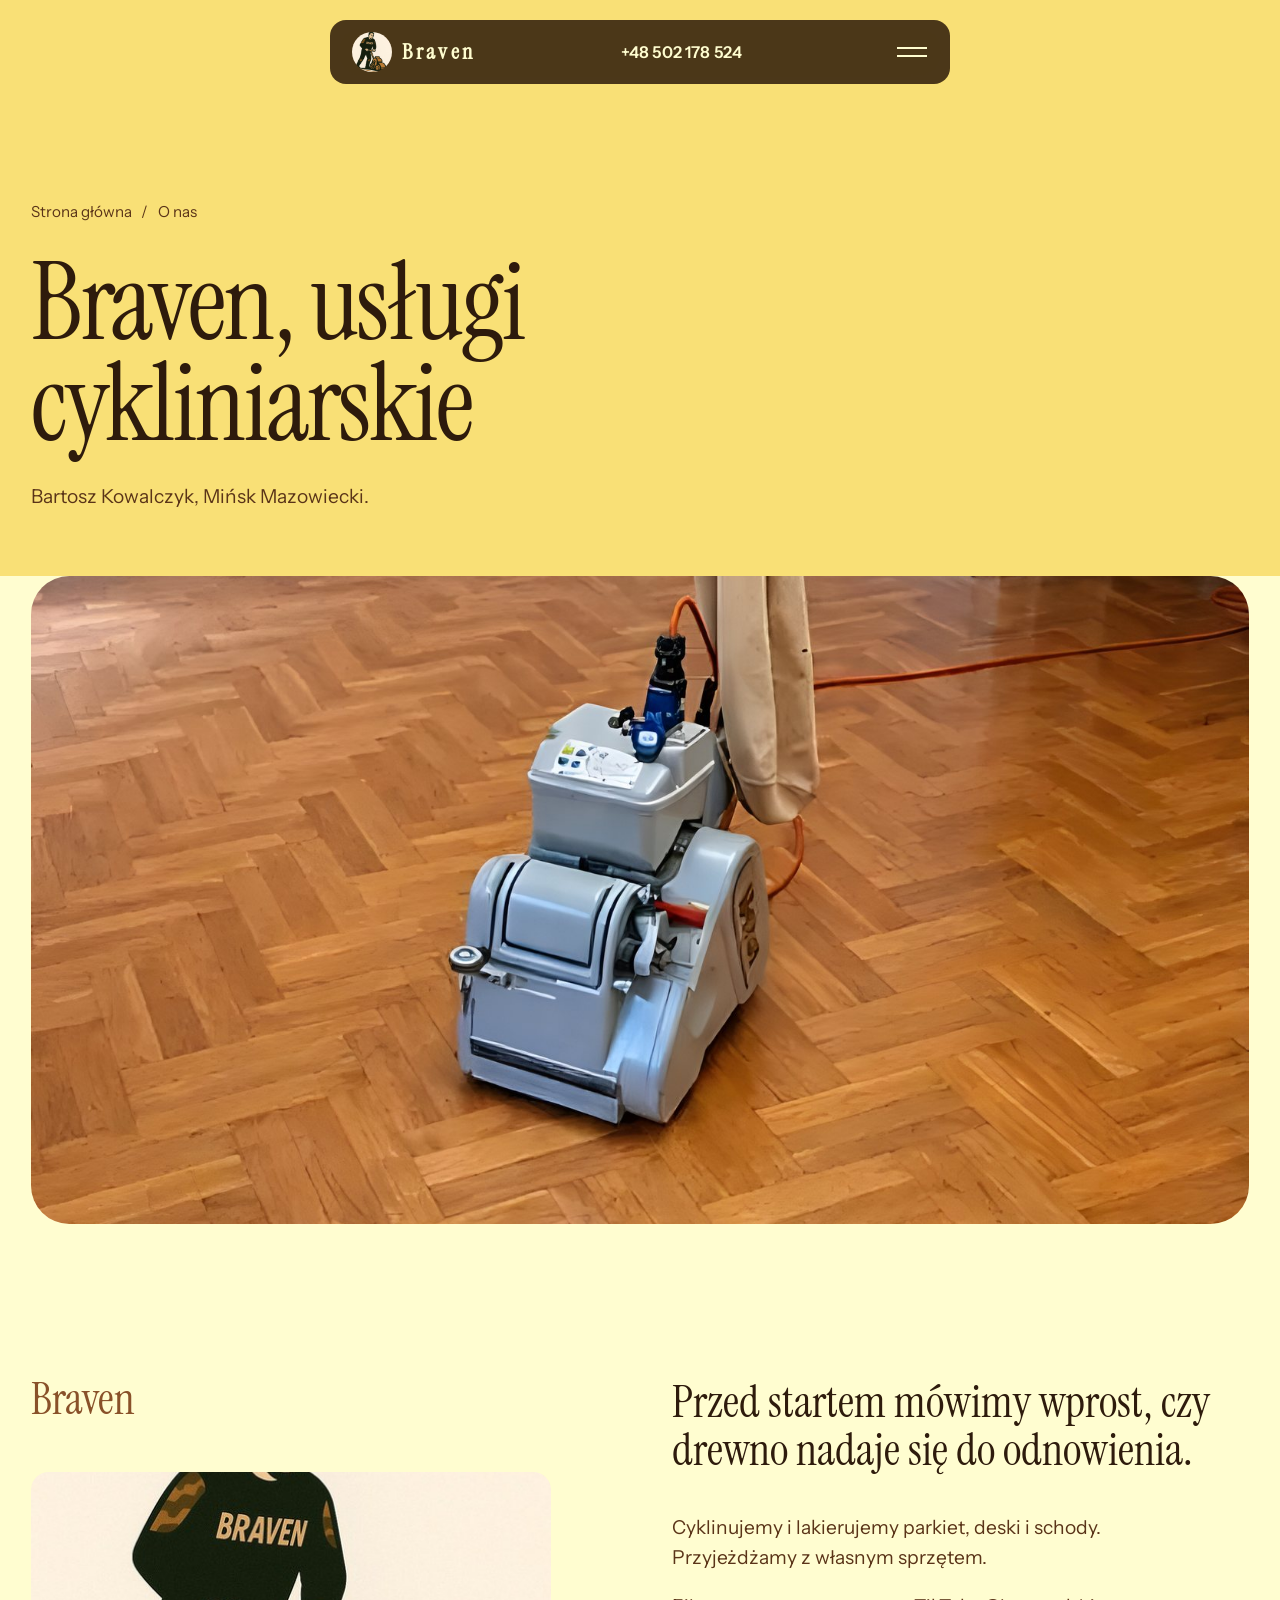
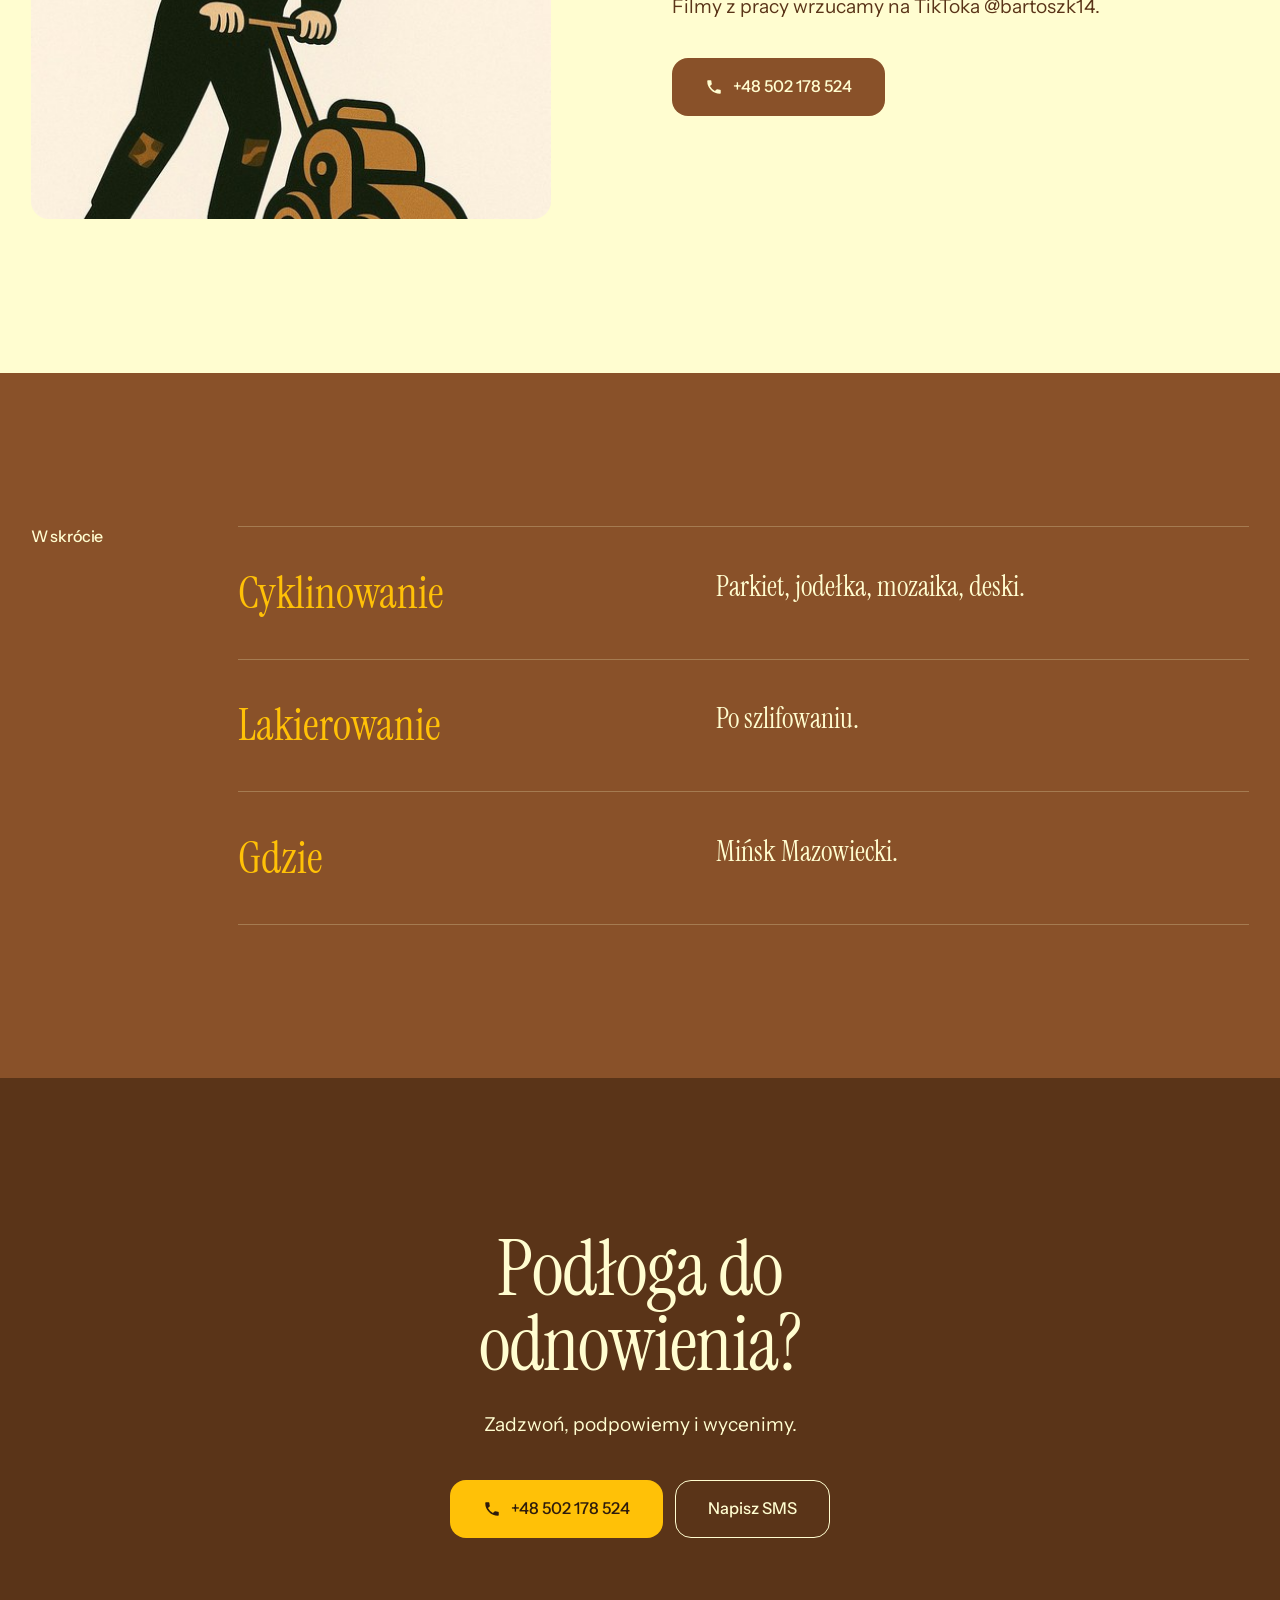
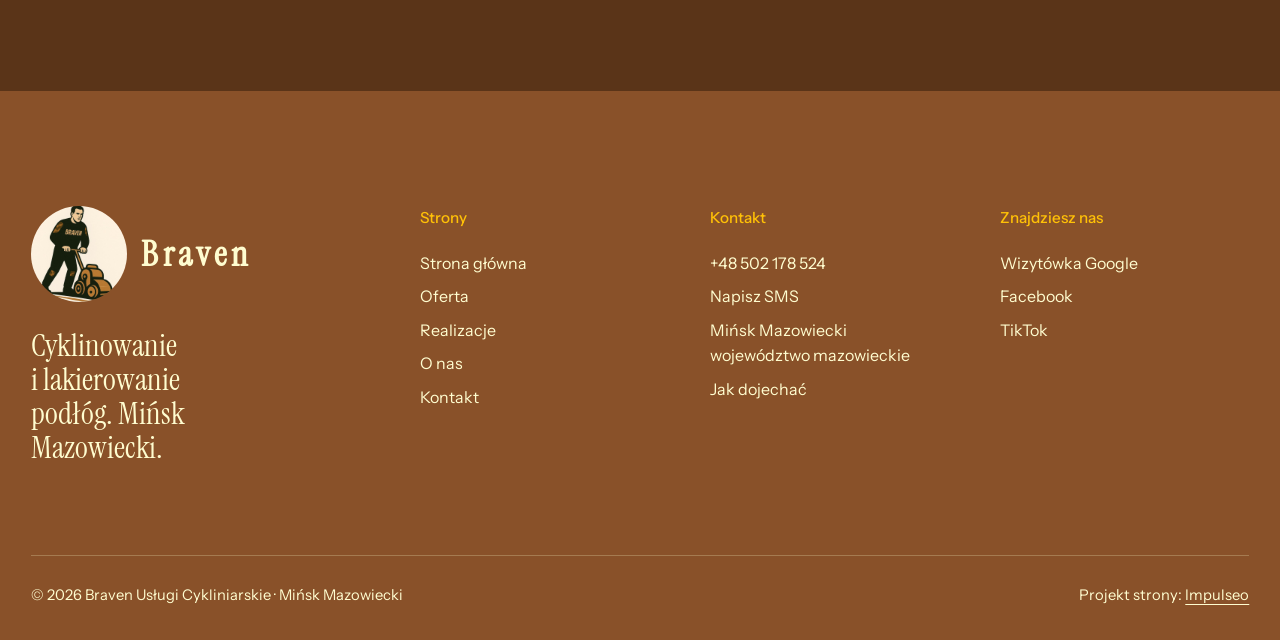
<file: o-nas.html>
<!DOCTYPE html>
<html lang="pl">
<head>
<meta charset="UTF-8">
<meta name="viewport" content="width=device-width, initial-scale=1.0">
<title>O nas · Braven Usługi Cykliniarskie Bartosz Kowalczyk</title>
<meta name="description" content="Braven Usługi Cykliniarskie Bartosz Kowalczyk z Mińska Mazowieckiego: cyklinowanie i lakierowanie parkietu, desek i schodów.">
<link rel="canonical" href="https://impulseo-pl.github.io/braven-uslugi-cykliniarskie-bartosz-kowalczyk/o-nas.html">
<meta name="robots" content="noindex, nofollow">
<meta name="theme-color" content="#895129">
<meta property="og:type" content="website">
<meta property="og:locale" content="pl_PL">
<meta property="og:site_name" content="Braven Usługi Cykliniarskie">
<meta property="og:title" content="O nas · Braven Usługi Cykliniarskie Bartosz Kowalczyk">
<meta property="og:description" content="Braven Usługi Cykliniarskie Bartosz Kowalczyk z Mińska Mazowieckiego: cyklinowanie i lakierowanie parkietu, desek i schodów.">
<meta property="og:url" content="https://impulseo-pl.github.io/braven-uslugi-cykliniarskie-bartosz-kowalczyk/o-nas.html">
<meta property="og:image" content="https://impulseo-pl.github.io/braven-uslugi-cykliniarskie-bartosz-kowalczyk/img/og.jpg">
<meta property="og:image:width" content="1200">
<meta property="og:image:height" content="630">
<meta name="twitter:card" content="summary_large_image">
<link rel="icon" href="img/logo.jpg">
<script>document.documentElement.classList.add('js')</script>
<link rel="preconnect" href="https://fonts.googleapis.com">
<link rel="preconnect" href="https://fonts.gstatic.com" crossorigin>
<link href="https://fonts.googleapis.com/css2?family=Instrument+Sans:wght@400..600&family=Instrument+Serif&display=swap" rel="stylesheet">
<link rel="stylesheet" href="assets/styles.css?v=20261118a">
<style>:root{--bone:#FFFDD0;--bone-hi:#FFFFF0;--cacao:#5A3418;--bordeaux:#895129;--carmine:#895129;--brass:#FFC107;--ink:#2E1B0C;--ink-2:#5A3418;--on-dark:#FFFDD0;--on-dark-2:#FFFDD0;--line:rgba(46,27,12,.2);--line-dark:rgba(255,253,208,.24)}.btn-main{color:#FFFDD0}.btn-main:hover{background:#2E1B0C}.card:hover .btn{background:#2E1B0C}.btn-brass{color:#2E1B0C}.btn-brass:hover{background:#FFFDD0}.label-serif{color:#895129}.bone .rows-list dd,.bone .rows-list p{color:#5A3418}.svc-row p{color:#5A3418}#oferta,.phead.bone,.sec.bone#kontakt{background:#F9E076}.cards{background:#F9E076}.cards .cards-foot .btn{background:#895129;color:#FFFDD0}.facts{background:#895129}.foot{background:#895129}.bordeaux{background:#895129}.form input,.form textarea{background:#FFFFF0}.hero-img{object-position:55% 55%}.pill-logo{width:auto;display:flex;align-items:center;gap:10px}.pill-logo .mark{width:40px;height:40px;border-radius:50%;object-fit:cover}.pill-logo .word{font-family:var(--f-serif);font-size:1.4rem;white-space:nowrap}.foot-logo{width:auto;display:flex;align-items:center;gap:14px}.foot-logo .mark{width:96px;height:96px;border-radius:50%;object-fit:cover}.foot-logo .word{font-family:var(--f-serif);font-size:2.2rem}.pill{background:rgba(46,27,12,.86)}.pill.solid{background:rgba(46,27,12,.95)}.lb{background:rgba(46,27,12,.95)}.card::after{background:linear-gradient(180deg,rgba(0,0,0,.15) 0%,rgba(0,0,0,0) 30%,rgba(0,0,0,.7) 100%)}.card h3{color:#FFFDD0;text-shadow:0 2px 18px rgba(0,0,0,.6)}.btn-on-photo{background:rgba(0,0,0,.3)}.js .reveal-text .w{color:rgba(255,253,208,.42)}.form input::placeholder,.form textarea::placeholder{color:rgba(90,52,24,.8)}.hero-cap,.card-cap,.phead-img .poglad{background:rgba(46,27,12,.6)}@media (max-width:700px){.pill-logo .mark{width:32px;height:32px}.pill-logo .word{font-size:1.1rem}.callbar{background:#2E1B0C}}</style>
<script src="assets/lenis.min.js?v=1.1.20" defer></script>
<script src="assets/main.js?v=20261118a" defer></script>
</head>
<body>
<a class="skip" href="#tresc">Przejdź do treści</a>
<header class="pill">
  <a class="pill-logo" href="index.html" aria-label="Braven Usługi Cykliniarskie - strona główna"><img class="mark" src="img/logo.jpg" width="512" height="512" alt=""><span class="word">Braven</span></a>
  <a class="pill-phone" href="tel:+48502178524">+48 502 178 524</a>
  <button class="burger" type="button" aria-expanded="false" aria-controls="menu" aria-label="Otwórz menu"><i></i><i></i></button>
</header>
<div class="menu" id="menu" aria-hidden="true">
  <div class="menu-grid">
    <nav class="menu-links" aria-label="Menu główne">
      <a href="index.html">Strona główna</a>
      <a href="oferta.html">Oferta</a>
      <a href="realizacje.html">Realizacje</a>
      <a href="o-nas.html" aria-current="page">O nas</a>
      <a href="kontakt.html">Kontakt</a>
    </nav>
    <div class="menu-side">
      <div><b>Telefon</b><a href="tel:+48502178524">+48 502 178 524</a></div>
      <div><b>Gdzie</b>Mińsk Mazowiecki</div>
    </div>
  </div>
</div>
<main id="tresc">
<section class="phead bone">
  <div class="wrap">
    <nav class="crumbs" aria-label="Okruszki"><a href="index.html">Strona główna</a><span aria-hidden="true">/</span><span aria-current="page">O nas</span></nav>
    <h1>Braven, usługi cykliniarskie</h1>
    <p class="lead">Bartosz Kowalczyk, Mińsk Mazowiecki.</p>
  </div>
</section>
<figure class="phead-img up" style="margin-block:0"><img src="img/cyklinarka.jpg" width="1588" height="1600" alt="Cyklinarka na parkiecie w&nbsp;jodełkę"></figure>
<section class="sec bone">
  <div class="wrap about">
    <div class="about-left up">
      <p class="label-serif">Braven</p><figure class="about-fig"><img src="img/logo.jpg" width="512" height="512" alt="Logo Braven: cykliniarz w&nbsp;bluzie BRAVEN przy cyklinarce" loading="lazy"></figure>
    </div>
    <div class="about-right up">
      <p class="statement">Przed startem mówimy wprost, czy drewno nadaje się do odnowienia.</p>
      <p class="lead">Cyklinujemy i&nbsp;lakierujemy parkiet, deski i&nbsp;schody. Przyjeżdżamy z&nbsp;własnym sprzętem.</p>
      <p class="lead" style="margin-top:20px">Filmy z&nbsp;pracy wrzucamy na TikToka @bartoszk14.</p>
      <div class="btn-row"><a class="btn btn-main" href="tel:+48502178524"><svg class="ico" viewBox="0 0 24 24" fill="none" aria-hidden="true"><path d="M6.6 10.8a15.5 15.5 0 0 0 6.6 6.6l2.2-2.2a1 1 0 0 1 1-.24 11.4 11.4 0 0 0 3.6.58 1 1 0 0 1 1 1V20a1 1 0 0 1-1 1A17 17 0 0 1 3 4a1 1 0 0 1 1-1h3.5a1 1 0 0 1 1 1c0 1.25.2 2.45.57 3.57a1 1 0 0 1-.25 1L6.6 10.8Z" fill="currentColor"/></svg>+48 502 178 524</a></div>
    </div>
  </div>
</section>
<section class="sec bordeaux dark">
  <div class="wrap rows">
    <h2 class="label">W&nbsp;skrócie</h2>
    <dl class="rows-list" style="margin:0"><div><dt>Cyklinowanie</dt><dd>Parkiet, jodełka, mozaika, deski.</dd></div><div><dt>Lakierowanie</dt><dd>Po szlifowaniu.</dd></div><div><dt>Gdzie</dt><dd>Mińsk Mazowiecki.</dd></div></dl>
  </div>
</section>
<section class="sec cacao dark band">
  <div class="wrap up">
    <h2>Podłoga do odnowienia?</h2>
    <p class="lead">Zadzwoń, podpowiemy i&nbsp;wycenimy.</p>
    <div class="btn-row">
      <a class="btn btn-brass" href="tel:+48502178524"><svg class="ico" viewBox="0 0 24 24" fill="none" aria-hidden="true"><path d="M6.6 10.8a15.5 15.5 0 0 0 6.6 6.6l2.2-2.2a1 1 0 0 1 1-.24 11.4 11.4 0 0 0 3.6.58 1 1 0 0 1 1 1V20a1 1 0 0 1-1 1A17 17 0 0 1 3 4a1 1 0 0 1 1-1h3.5a1 1 0 0 1 1 1c0 1.25.2 2.45.57 3.57a1 1 0 0 1-.25 1L6.6 10.8Z" fill="currentColor"/></svg>+48 502 178 524</a>
      <a class="btn btn-line" href="sms:+48502178524?body=Dzie%C5%84%20dobry%2C%20pytam%20o%20cyklinowanie.%20Metra%C5%BC%3A%20...%20Miejscowo%C5%9B%C4%87%3A%20...">Napisz SMS</a>
    </div>
  </div>
</section>
</main>
<footer class="foot dark">
  <div class="wrap">
    <div class="foot-top">
      <div>
        <a class="foot-logo" href="index.html" aria-label="Braven Usługi Cykliniarskie - strona główna"><img class="mark" src="img/logo.jpg" width="512" height="512" alt=""><span class="word">Braven</span></a>
        <p class="foot-claim">Cyklinowanie i&nbsp;lakierowanie podłóg. Mińsk Mazowiecki.</p>
      </div>
      <div><h4>Strony</h4><ul><li><a href="index.html">Strona główna</a></li><li><a href="oferta.html">Oferta</a></li><li><a href="realizacje.html">Realizacje</a></li><li><a href="o-nas.html">O nas</a></li><li><a href="kontakt.html">Kontakt</a></li></ul></div>
      <div><h4>Kontakt</h4><ul>
        <li><a href="tel:+48502178524">+48 502 178 524</a></li><li><a href="sms:+48502178524?body=Dzie%C5%84%20dobry%2C%20pytam%20o%20cyklinowanie.%20Metra%C5%BC%3A%20...%20Miejscowo%C5%9B%C4%87%3A%20...">Napisz SMS</a></li><li>Mińsk Mazowiecki<br>województwo mazowieckie</li><li><a href="https://www.google.com/maps/place/Braven+Us%C5%82ugi+Cykliniarskie+Bartosz+Kowalczyk/@52.1957543,21.5580618,15z/data=!4m6!3m5!1s0x471f2fbd706131d9:0x9130eac49f375d6f!8m2!3d52.1957543!4d21.5580618" target="_blank" rel="noopener">Jak dojechać</a></li>
      </ul></div>
      <div><h4>Znajdziesz nas</h4><ul>
        <li><a href="https://www.google.com/maps/place/Braven+Us%C5%82ugi+Cykliniarskie+Bartosz+Kowalczyk/@52.1957543,21.5580618,15z/data=!4m6!3m5!1s0x471f2fbd706131d9:0x9130eac49f375d6f!8m2!3d52.1957543!4d21.5580618" target="_blank" rel="noopener">Wizytówka Google</a></li><li><a href="https://www.facebook.com/p/Braven-Us%C5%82ugi-Cykliniarskie-100075323195899/" target="_blank" rel="noopener">Facebook</a></li><li><a href="https://www.tiktok.com/@bartoszk14" target="_blank" rel="noopener">TikTok</a></li>
      </ul></div>
    </div>
    <div class="foot-bottom">
      <span>© 2026 Braven Usługi Cykliniarskie · Mińsk Mazowiecki</span>
      <span>Projekt strony: <a href="https://impulseo.pl" target="_blank" rel="noopener">Impulseo</a></span>
    </div>
  </div>
</footer>
<div class="callbar">
  <a class="btn btn-main" href="tel:+48502178524"><svg class="ico" viewBox="0 0 24 24" fill="none" aria-hidden="true"><path d="M6.6 10.8a15.5 15.5 0 0 0 6.6 6.6l2.2-2.2a1 1 0 0 1 1-.24 11.4 11.4 0 0 0 3.6.58 1 1 0 0 1 1 1V20a1 1 0 0 1-1 1A17 17 0 0 1 3 4a1 1 0 0 1 1-1h3.5a1 1 0 0 1 1 1c0 1.25.2 2.45.57 3.57a1 1 0 0 1-.25 1L6.6 10.8Z" fill="currentColor"/></svg>Zadzwoń</a>
  <a class="btn btn-line" href="sms:+48502178524?body=Dzie%C5%84%20dobry%2C%20pytam%20o%20cyklinowanie.%20Metra%C5%BC%3A%20...%20Miejscowo%C5%9B%C4%87%3A%20...">Napisz SMS</a>
</div>
</body>
</html>
</file>
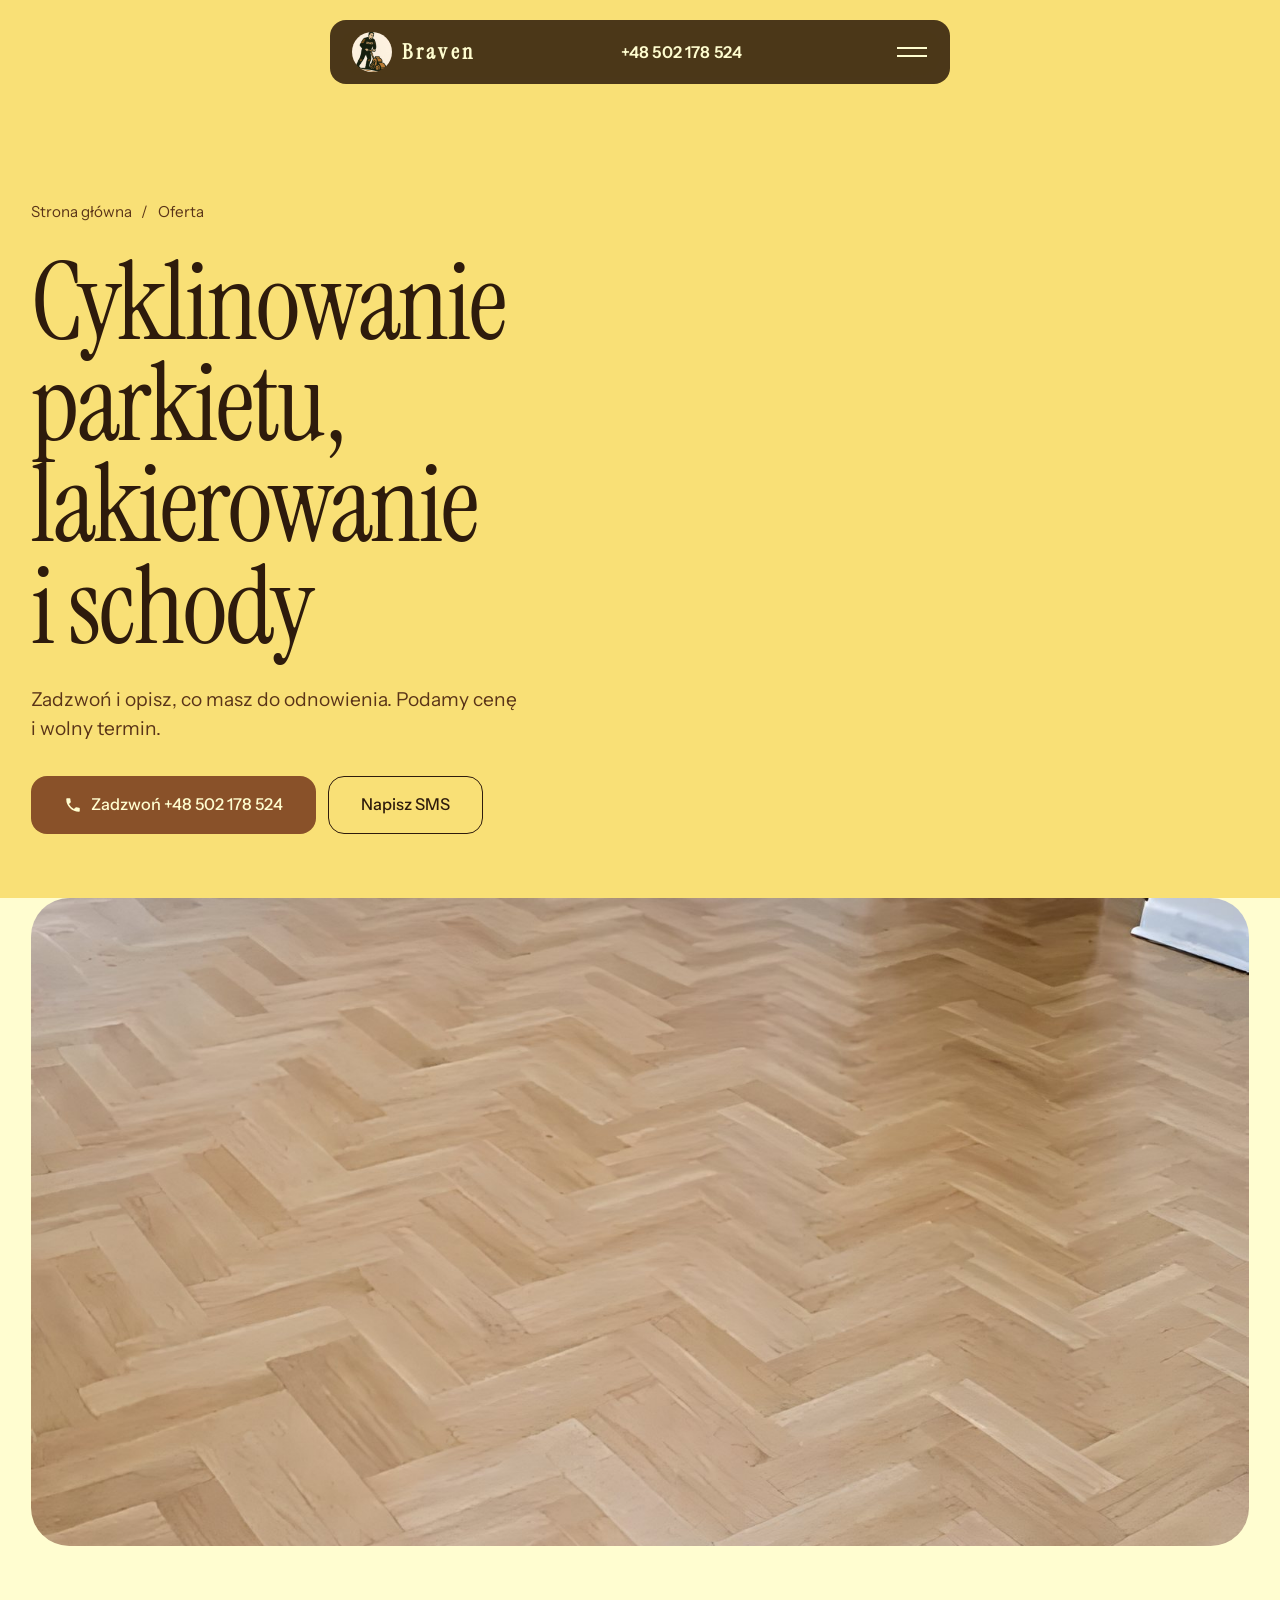
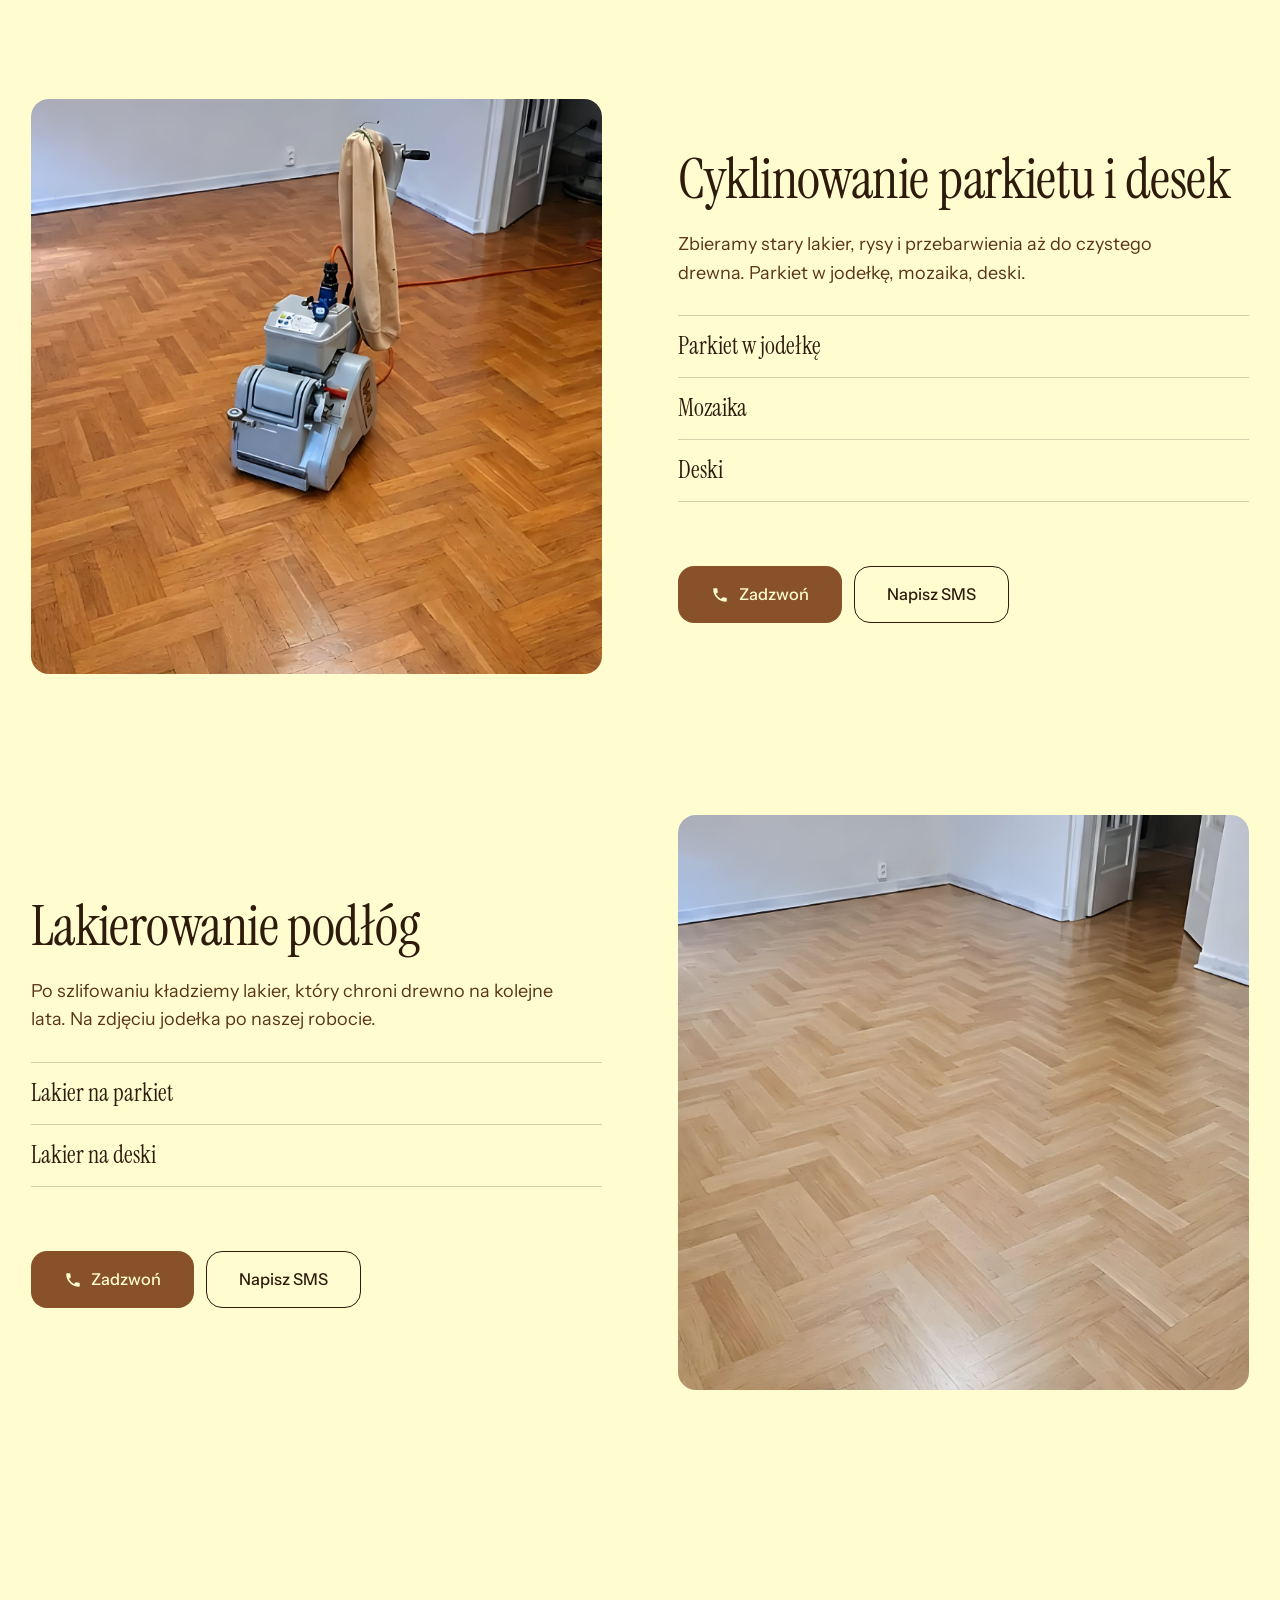
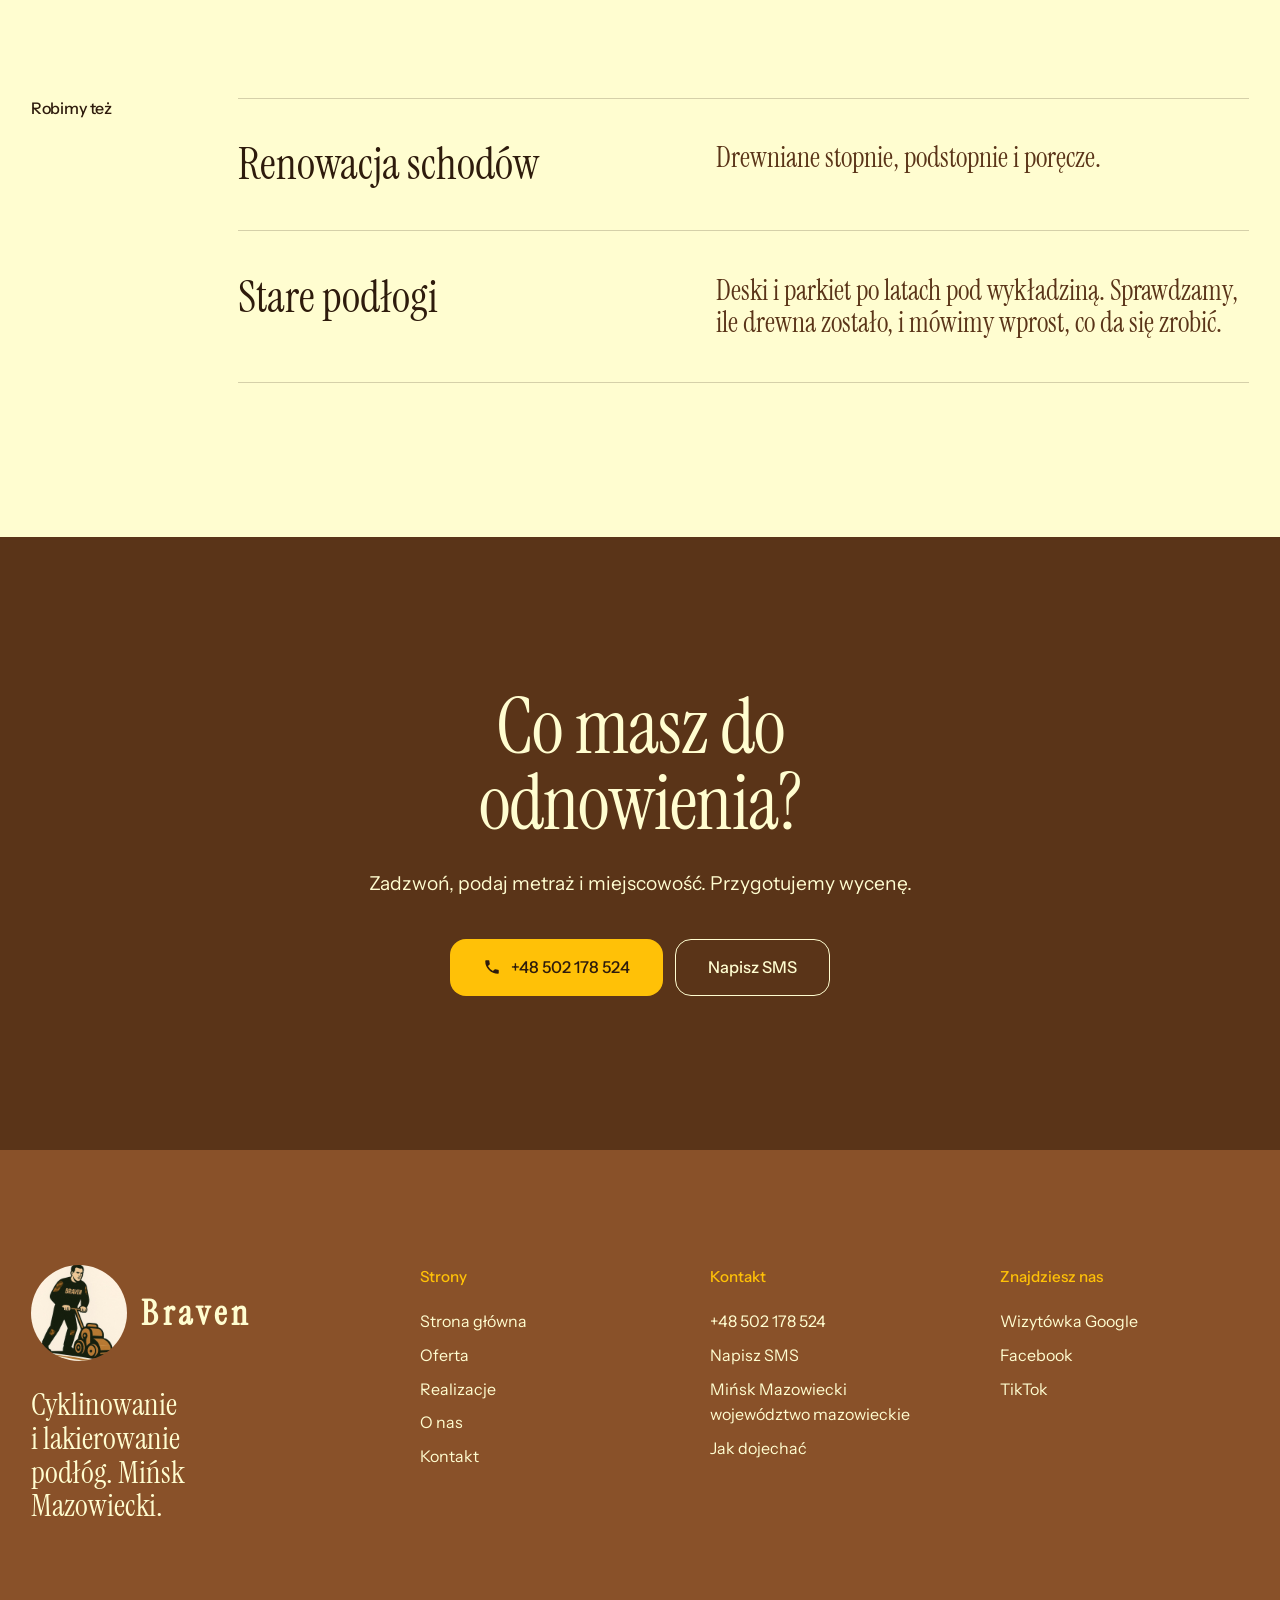
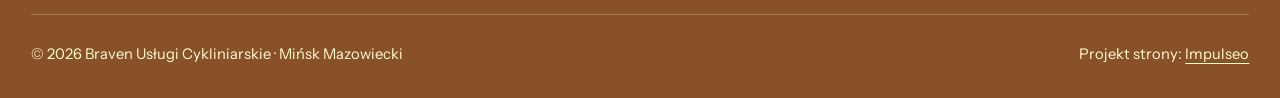
<file: oferta.html>
<!DOCTYPE html>
<html lang="pl">
<head>
<meta charset="UTF-8">
<meta name="viewport" content="width=device-width, initial-scale=1.0">
<title>Cyklinowanie parkietu, lakierowanie, schody · Oferta | Braven Mińsk Mazowiecki</title>
<meta name="description" content="Cyklinowanie parkietu i desek, lakierowanie podłóg, renowacja drewnianych schodów i starych podłóg. Braven, Mińsk Mazowiecki, tel. 502 178 524.">
<link rel="canonical" href="https://impulseo-pl.github.io/braven-uslugi-cykliniarskie-bartosz-kowalczyk/oferta.html">
<meta name="robots" content="noindex, nofollow">
<meta name="theme-color" content="#895129">
<meta property="og:type" content="website">
<meta property="og:locale" content="pl_PL">
<meta property="og:site_name" content="Braven Usługi Cykliniarskie">
<meta property="og:title" content="Cyklinowanie parkietu, lakierowanie, schody · Oferta | Braven Mińsk Mazowiecki">
<meta property="og:description" content="Cyklinowanie parkietu i desek, lakierowanie podłóg, renowacja drewnianych schodów i starych podłóg. Braven, Mińsk Mazowiecki, tel. 502 178 524.">
<meta property="og:url" content="https://impulseo-pl.github.io/braven-uslugi-cykliniarskie-bartosz-kowalczyk/oferta.html">
<meta property="og:image" content="https://impulseo-pl.github.io/braven-uslugi-cykliniarskie-bartosz-kowalczyk/img/og.jpg">
<meta property="og:image:width" content="1200">
<meta property="og:image:height" content="630">
<meta name="twitter:card" content="summary_large_image">
<link rel="icon" href="img/logo.jpg">
<script>document.documentElement.classList.add('js')</script>
<link rel="preconnect" href="https://fonts.googleapis.com">
<link rel="preconnect" href="https://fonts.gstatic.com" crossorigin>
<link href="https://fonts.googleapis.com/css2?family=Instrument+Sans:wght@400..600&family=Instrument+Serif&display=swap" rel="stylesheet">
<link rel="stylesheet" href="assets/styles.css?v=20261118a">
<style>:root{--bone:#FFFDD0;--bone-hi:#FFFFF0;--cacao:#5A3418;--bordeaux:#895129;--carmine:#895129;--brass:#FFC107;--ink:#2E1B0C;--ink-2:#5A3418;--on-dark:#FFFDD0;--on-dark-2:#FFFDD0;--line:rgba(46,27,12,.2);--line-dark:rgba(255,253,208,.24)}.btn-main{color:#FFFDD0}.btn-main:hover{background:#2E1B0C}.card:hover .btn{background:#2E1B0C}.btn-brass{color:#2E1B0C}.btn-brass:hover{background:#FFFDD0}.label-serif{color:#895129}.bone .rows-list dd,.bone .rows-list p{color:#5A3418}.svc-row p{color:#5A3418}#oferta,.phead.bone,.sec.bone#kontakt{background:#F9E076}.cards{background:#F9E076}.cards .cards-foot .btn{background:#895129;color:#FFFDD0}.facts{background:#895129}.foot{background:#895129}.bordeaux{background:#895129}.form input,.form textarea{background:#FFFFF0}.hero-img{object-position:55% 55%}.pill-logo{width:auto;display:flex;align-items:center;gap:10px}.pill-logo .mark{width:40px;height:40px;border-radius:50%;object-fit:cover}.pill-logo .word{font-family:var(--f-serif);font-size:1.4rem;white-space:nowrap}.foot-logo{width:auto;display:flex;align-items:center;gap:14px}.foot-logo .mark{width:96px;height:96px;border-radius:50%;object-fit:cover}.foot-logo .word{font-family:var(--f-serif);font-size:2.2rem}.pill{background:rgba(46,27,12,.86)}.pill.solid{background:rgba(46,27,12,.95)}.lb{background:rgba(46,27,12,.95)}.card::after{background:linear-gradient(180deg,rgba(0,0,0,.15) 0%,rgba(0,0,0,0) 30%,rgba(0,0,0,.7) 100%)}.card h3{color:#FFFDD0;text-shadow:0 2px 18px rgba(0,0,0,.6)}.btn-on-photo{background:rgba(0,0,0,.3)}.js .reveal-text .w{color:rgba(255,253,208,.42)}.form input::placeholder,.form textarea::placeholder{color:rgba(90,52,24,.8)}.hero-cap,.card-cap,.phead-img .poglad{background:rgba(46,27,12,.6)}@media (max-width:700px){.pill-logo .mark{width:32px;height:32px}.pill-logo .word{font-size:1.1rem}.callbar{background:#2E1B0C}}</style>
<script src="assets/lenis.min.js?v=1.1.20" defer></script>
<script src="assets/main.js?v=20261118a" defer></script>
</head>
<body>
<a class="skip" href="#tresc">Przejdź do treści</a>
<header class="pill">
  <a class="pill-logo" href="index.html" aria-label="Braven Usługi Cykliniarskie - strona główna"><img class="mark" src="img/logo.jpg" width="512" height="512" alt=""><span class="word">Braven</span></a>
  <a class="pill-phone" href="tel:+48502178524">+48 502 178 524</a>
  <button class="burger" type="button" aria-expanded="false" aria-controls="menu" aria-label="Otwórz menu"><i></i><i></i></button>
</header>
<div class="menu" id="menu" aria-hidden="true">
  <div class="menu-grid">
    <nav class="menu-links" aria-label="Menu główne">
      <a href="index.html">Strona główna</a>
      <a href="oferta.html" aria-current="page">Oferta</a>
      <a href="realizacje.html">Realizacje</a>
      <a href="o-nas.html">O nas</a>
      <a href="kontakt.html">Kontakt</a>
    </nav>
    <div class="menu-side">
      <div><b>Telefon</b><a href="tel:+48502178524">+48 502 178 524</a></div>
      <div><b>Gdzie</b>Mińsk Mazowiecki</div>
    </div>
  </div>
</div>
<main id="tresc">
<section class="phead bone">
  <div class="wrap">
    <nav class="crumbs" aria-label="Okruszki"><a href="index.html">Strona główna</a><span aria-hidden="true">/</span><span aria-current="page">Oferta</span></nav>
    <h1>Cyklinowanie parkietu, lakierowanie i&nbsp;schody</h1>
    <p class="lead">Zadzwoń i&nbsp;opisz, co masz do odnowienia. Podamy cenę i&nbsp;wolny termin.</p>
    <div class="btn-row" style="margin-top:32px"><a class="btn btn-main" href="tel:+48502178524"><svg class="ico" viewBox="0 0 24 24" fill="none" aria-hidden="true"><path d="M6.6 10.8a15.5 15.5 0 0 0 6.6 6.6l2.2-2.2a1 1 0 0 1 1-.24 11.4 11.4 0 0 0 3.6.58 1 1 0 0 1 1 1V20a1 1 0 0 1-1 1A17 17 0 0 1 3 4a1 1 0 0 1 1-1h3.5a1 1 0 0 1 1 1c0 1.25.2 2.45.57 3.57a1 1 0 0 1-.25 1L6.6 10.8Z" fill="currentColor"/></svg>Zadzwoń +48 502 178 524</a><a class="btn btn-line" href="sms:+48502178524?body=Dzie%C5%84%20dobry%2C%20pytam%20o%20cyklinowanie.%20Metra%C5%BC%3A%20...%20Miejscowo%C5%9B%C4%87%3A%20...">Napisz SMS</a></div>
  </div>
</section>
<figure class="phead-img up" style="margin-block:0"><img src="img/jodelka.jpg" width="1588" height="1600" alt="Parkiet w&nbsp;jodełkę po cyklinowaniu"></figure>
<section class="sec bone">
  <div class="wrap offer">
    <article class="off up" id="cyklinowanie">
      <figure class="off-fig"><img src="img/cyklinarka.jpg" width="1588" height="1600" alt="Cyklinarka na parkiecie w&nbsp;jodełkę" loading="lazy"></figure>
      <div>
        <h2>Cyklinowanie parkietu i desek</h2>
        <p>Zbieramy stary lakier, rysy i&nbsp;przebarwienia aż do czystego drewna. Parkiet w&nbsp;jodełkę, mozaika, deski.</p>
        <ul><li>Parkiet w&nbsp;jodełkę</li><li>Mozaika</li><li>Deski</li></ul>
        <div class="btn-row" style="margin-top:32px"><a class="btn btn-main" href="tel:+48502178524"><svg class="ico" viewBox="0 0 24 24" fill="none" aria-hidden="true"><path d="M6.6 10.8a15.5 15.5 0 0 0 6.6 6.6l2.2-2.2a1 1 0 0 1 1-.24 11.4 11.4 0 0 0 3.6.58 1 1 0 0 1 1 1V20a1 1 0 0 1-1 1A17 17 0 0 1 3 4a1 1 0 0 1 1-1h3.5a1 1 0 0 1 1 1c0 1.25.2 2.45.57 3.57a1 1 0 0 1-.25 1L6.6 10.8Z" fill="currentColor"/></svg>Zadzwoń</a><a class="btn btn-line" href="sms:+48502178524?body=Dzie%C5%84%20dobry%2C%20pytam%20o%20cyklinowanie.%20Metra%C5%BC%3A%20...%20Miejscowo%C5%9B%C4%87%3A%20...">Napisz SMS</a></div>
      </div>
    </article>
    <article class="off up" id="lakierowanie">
      <figure class="off-fig"><img src="img/jodelka.jpg" width="1588" height="1600" alt="Jasna jodełka po lakierowaniu" loading="lazy"></figure>
      <div>
        <h2>Lakierowanie podłóg</h2>
        <p>Po szlifowaniu kładziemy lakier, który chroni drewno na kolejne lata. Na zdjęciu jodełka po naszej robocie.</p>
        <ul><li>Lakier na parkiet</li><li>Lakier na deski</li></ul>
        <div class="btn-row" style="margin-top:32px"><a class="btn btn-main" href="tel:+48502178524"><svg class="ico" viewBox="0 0 24 24" fill="none" aria-hidden="true"><path d="M6.6 10.8a15.5 15.5 0 0 0 6.6 6.6l2.2-2.2a1 1 0 0 1 1-.24 11.4 11.4 0 0 0 3.6.58 1 1 0 0 1 1 1V20a1 1 0 0 1-1 1A17 17 0 0 1 3 4a1 1 0 0 1 1-1h3.5a1 1 0 0 1 1 1c0 1.25.2 2.45.57 3.57a1 1 0 0 1-.25 1L6.6 10.8Z" fill="currentColor"/></svg>Zadzwoń</a><a class="btn btn-line" href="sms:+48502178524?body=Dzie%C5%84%20dobry%2C%20pytam%20o%20cyklinowanie.%20Metra%C5%BC%3A%20...%20Miejscowo%C5%9B%C4%87%3A%20...">Napisz SMS</a></div>
      </div>
    </article>
  </div>
</section>
<section class="sec bone" id="inne">
  <div class="wrap rows">
    <h2 class="label">Robimy też</h2>
    <dl class="rows-list" style="margin:0"><div id="schody"><dt>Renowacja schodów</dt><dd>Drewniane stopnie, podstopnie i&nbsp;poręcze.</dd></div><div id="stare"><dt>Stare podłogi</dt><dd>Deski i&nbsp;parkiet po latach pod wykładziną. Sprawdzamy, ile drewna zostało, i&nbsp;mówimy wprost, co da się zrobić.</dd></div></dl>
  </div>
</section>
<section class="sec cacao dark band">
  <div class="wrap up">
    <h2>Co masz do odnowienia?</h2>
    <p class="lead">Zadzwoń, podaj metraż i&nbsp;miejscowość. Przygotujemy wycenę.</p>
    <div class="btn-row">
      <a class="btn btn-brass" href="tel:+48502178524"><svg class="ico" viewBox="0 0 24 24" fill="none" aria-hidden="true"><path d="M6.6 10.8a15.5 15.5 0 0 0 6.6 6.6l2.2-2.2a1 1 0 0 1 1-.24 11.4 11.4 0 0 0 3.6.58 1 1 0 0 1 1 1V20a1 1 0 0 1-1 1A17 17 0 0 1 3 4a1 1 0 0 1 1-1h3.5a1 1 0 0 1 1 1c0 1.25.2 2.45.57 3.57a1 1 0 0 1-.25 1L6.6 10.8Z" fill="currentColor"/></svg>+48 502 178 524</a>
      <a class="btn btn-line" href="sms:+48502178524?body=Dzie%C5%84%20dobry%2C%20pytam%20o%20cyklinowanie.%20Metra%C5%BC%3A%20...%20Miejscowo%C5%9B%C4%87%3A%20...">Napisz SMS</a>
    </div>
  </div>
</section>
</main>
<footer class="foot dark">
  <div class="wrap">
    <div class="foot-top">
      <div>
        <a class="foot-logo" href="index.html" aria-label="Braven Usługi Cykliniarskie - strona główna"><img class="mark" src="img/logo.jpg" width="512" height="512" alt=""><span class="word">Braven</span></a>
        <p class="foot-claim">Cyklinowanie i&nbsp;lakierowanie podłóg. Mińsk Mazowiecki.</p>
      </div>
      <div><h4>Strony</h4><ul><li><a href="index.html">Strona główna</a></li><li><a href="oferta.html">Oferta</a></li><li><a href="realizacje.html">Realizacje</a></li><li><a href="o-nas.html">O nas</a></li><li><a href="kontakt.html">Kontakt</a></li></ul></div>
      <div><h4>Kontakt</h4><ul>
        <li><a href="tel:+48502178524">+48 502 178 524</a></li><li><a href="sms:+48502178524?body=Dzie%C5%84%20dobry%2C%20pytam%20o%20cyklinowanie.%20Metra%C5%BC%3A%20...%20Miejscowo%C5%9B%C4%87%3A%20...">Napisz SMS</a></li><li>Mińsk Mazowiecki<br>województwo mazowieckie</li><li><a href="https://www.google.com/maps/place/Braven+Us%C5%82ugi+Cykliniarskie+Bartosz+Kowalczyk/@52.1957543,21.5580618,15z/data=!4m6!3m5!1s0x471f2fbd706131d9:0x9130eac49f375d6f!8m2!3d52.1957543!4d21.5580618" target="_blank" rel="noopener">Jak dojechać</a></li>
      </ul></div>
      <div><h4>Znajdziesz nas</h4><ul>
        <li><a href="https://www.google.com/maps/place/Braven+Us%C5%82ugi+Cykliniarskie+Bartosz+Kowalczyk/@52.1957543,21.5580618,15z/data=!4m6!3m5!1s0x471f2fbd706131d9:0x9130eac49f375d6f!8m2!3d52.1957543!4d21.5580618" target="_blank" rel="noopener">Wizytówka Google</a></li><li><a href="https://www.facebook.com/p/Braven-Us%C5%82ugi-Cykliniarskie-100075323195899/" target="_blank" rel="noopener">Facebook</a></li><li><a href="https://www.tiktok.com/@bartoszk14" target="_blank" rel="noopener">TikTok</a></li>
      </ul></div>
    </div>
    <div class="foot-bottom">
      <span>© 2026 Braven Usługi Cykliniarskie · Mińsk Mazowiecki</span>
      <span>Projekt strony: <a href="https://impulseo.pl" target="_blank" rel="noopener">Impulseo</a></span>
    </div>
  </div>
</footer>
<div class="callbar">
  <a class="btn btn-main" href="tel:+48502178524"><svg class="ico" viewBox="0 0 24 24" fill="none" aria-hidden="true"><path d="M6.6 10.8a15.5 15.5 0 0 0 6.6 6.6l2.2-2.2a1 1 0 0 1 1-.24 11.4 11.4 0 0 0 3.6.58 1 1 0 0 1 1 1V20a1 1 0 0 1-1 1A17 17 0 0 1 3 4a1 1 0 0 1 1-1h3.5a1 1 0 0 1 1 1c0 1.25.2 2.45.57 3.57a1 1 0 0 1-.25 1L6.6 10.8Z" fill="currentColor"/></svg>Zadzwoń</a>
  <a class="btn btn-line" href="sms:+48502178524?body=Dzie%C5%84%20dobry%2C%20pytam%20o%20cyklinowanie.%20Metra%C5%BC%3A%20...%20Miejscowo%C5%9B%C4%87%3A%20...">Napisz SMS</a>
</div>
</body>
</html>
</file>
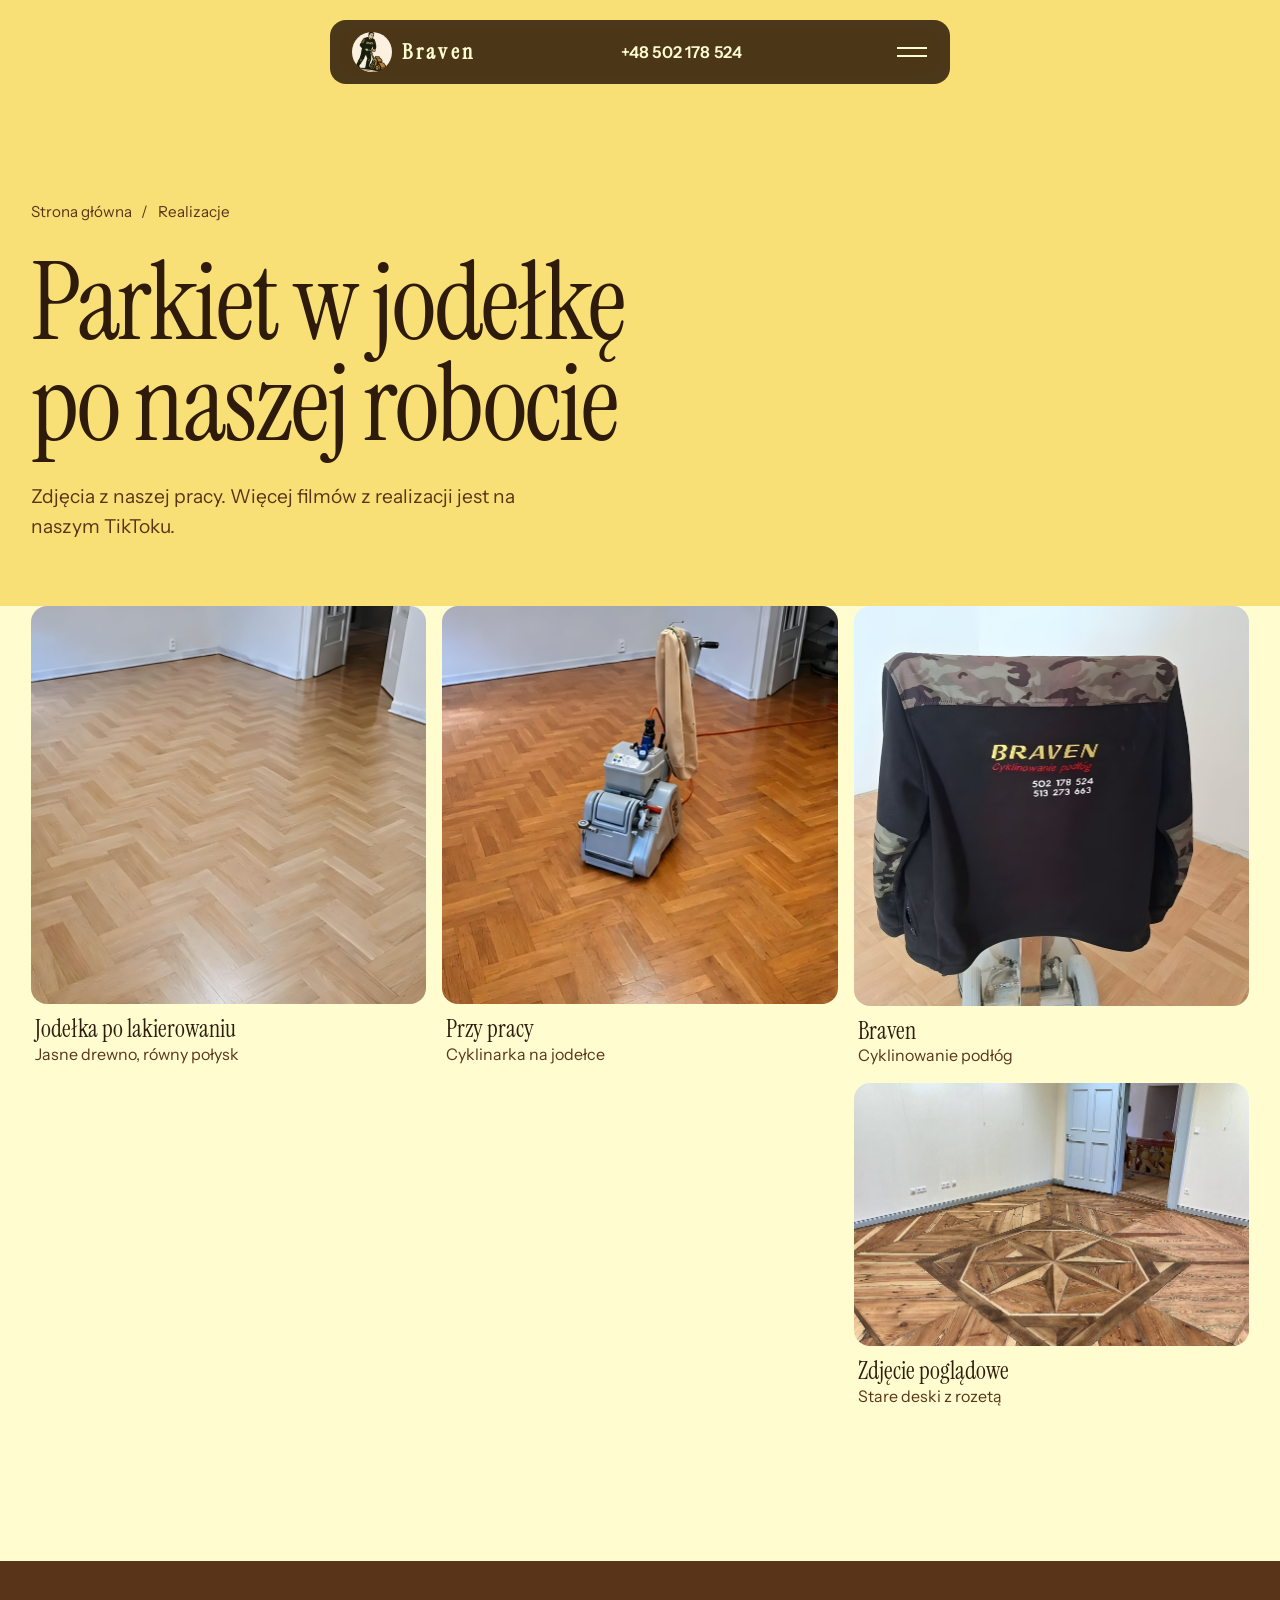
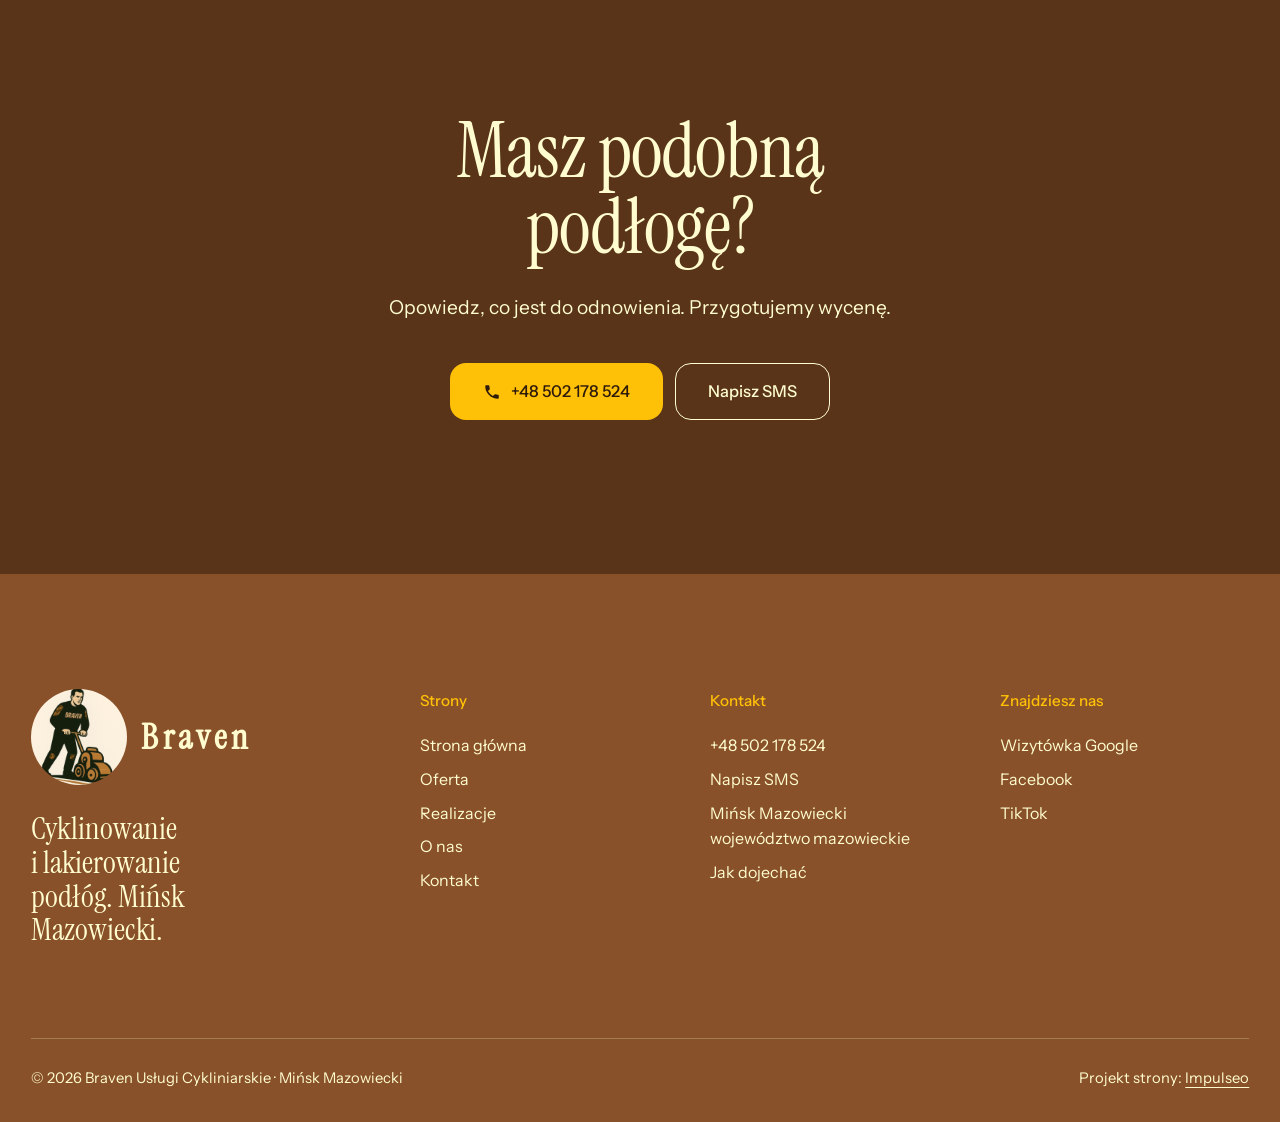
<file: realizacje.html>
<!DOCTYPE html>
<html lang="pl">
<head>
<meta charset="UTF-8">
<meta name="viewport" content="width=device-width, initial-scale=1.0">
<title>Realizacje · cyklinowanie parkietu w jodełkę | Braven Mińsk Mazowiecki</title>
<meta name="description" content="Realizacje Braven: parkiet w jodełkę po cyklinowaniu i lakierowaniu. Mińsk Mazowiecki.">
<link rel="canonical" href="https://impulseo-pl.github.io/braven-uslugi-cykliniarskie-bartosz-kowalczyk/realizacje.html">
<meta name="robots" content="noindex, nofollow">
<meta name="theme-color" content="#895129">
<meta property="og:type" content="website">
<meta property="og:locale" content="pl_PL">
<meta property="og:site_name" content="Braven Usługi Cykliniarskie">
<meta property="og:title" content="Realizacje · cyklinowanie parkietu w jodełkę | Braven Mińsk Mazowiecki">
<meta property="og:description" content="Realizacje Braven: parkiet w jodełkę po cyklinowaniu i lakierowaniu. Mińsk Mazowiecki.">
<meta property="og:url" content="https://impulseo-pl.github.io/braven-uslugi-cykliniarskie-bartosz-kowalczyk/realizacje.html">
<meta property="og:image" content="https://impulseo-pl.github.io/braven-uslugi-cykliniarskie-bartosz-kowalczyk/img/og.jpg">
<meta property="og:image:width" content="1200">
<meta property="og:image:height" content="630">
<meta name="twitter:card" content="summary_large_image">
<link rel="icon" href="img/logo.jpg">
<script>document.documentElement.classList.add('js')</script>
<link rel="preconnect" href="https://fonts.googleapis.com">
<link rel="preconnect" href="https://fonts.gstatic.com" crossorigin>
<link href="https://fonts.googleapis.com/css2?family=Instrument+Sans:wght@400..600&family=Instrument+Serif&display=swap" rel="stylesheet">
<link rel="stylesheet" href="assets/styles.css?v=20261118a">
<style>:root{--bone:#FFFDD0;--bone-hi:#FFFFF0;--cacao:#5A3418;--bordeaux:#895129;--carmine:#895129;--brass:#FFC107;--ink:#2E1B0C;--ink-2:#5A3418;--on-dark:#FFFDD0;--on-dark-2:#FFFDD0;--line:rgba(46,27,12,.2);--line-dark:rgba(255,253,208,.24)}.btn-main{color:#FFFDD0}.btn-main:hover{background:#2E1B0C}.card:hover .btn{background:#2E1B0C}.btn-brass{color:#2E1B0C}.btn-brass:hover{background:#FFFDD0}.label-serif{color:#895129}.bone .rows-list dd,.bone .rows-list p{color:#5A3418}.svc-row p{color:#5A3418}#oferta,.phead.bone,.sec.bone#kontakt{background:#F9E076}.cards{background:#F9E076}.cards .cards-foot .btn{background:#895129;color:#FFFDD0}.facts{background:#895129}.foot{background:#895129}.bordeaux{background:#895129}.form input,.form textarea{background:#FFFFF0}.hero-img{object-position:55% 55%}.pill-logo{width:auto;display:flex;align-items:center;gap:10px}.pill-logo .mark{width:40px;height:40px;border-radius:50%;object-fit:cover}.pill-logo .word{font-family:var(--f-serif);font-size:1.4rem;white-space:nowrap}.foot-logo{width:auto;display:flex;align-items:center;gap:14px}.foot-logo .mark{width:96px;height:96px;border-radius:50%;object-fit:cover}.foot-logo .word{font-family:var(--f-serif);font-size:2.2rem}.pill{background:rgba(46,27,12,.86)}.pill.solid{background:rgba(46,27,12,.95)}.lb{background:rgba(46,27,12,.95)}.card::after{background:linear-gradient(180deg,rgba(0,0,0,.15) 0%,rgba(0,0,0,0) 30%,rgba(0,0,0,.7) 100%)}.card h3{color:#FFFDD0;text-shadow:0 2px 18px rgba(0,0,0,.6)}.btn-on-photo{background:rgba(0,0,0,.3)}.js .reveal-text .w{color:rgba(255,253,208,.42)}.form input::placeholder,.form textarea::placeholder{color:rgba(90,52,24,.8)}.hero-cap,.card-cap,.phead-img .poglad{background:rgba(46,27,12,.6)}@media (max-width:700px){.pill-logo .mark{width:32px;height:32px}.pill-logo .word{font-size:1.1rem}.callbar{background:#2E1B0C}}</style>
<script src="assets/lenis.min.js?v=1.1.20" defer></script>
<script src="assets/main.js?v=20261118a" defer></script>
</head>
<body>
<a class="skip" href="#tresc">Przejdź do treści</a>
<header class="pill">
  <a class="pill-logo" href="index.html" aria-label="Braven Usługi Cykliniarskie - strona główna"><img class="mark" src="img/logo.jpg" width="512" height="512" alt=""><span class="word">Braven</span></a>
  <a class="pill-phone" href="tel:+48502178524">+48 502 178 524</a>
  <button class="burger" type="button" aria-expanded="false" aria-controls="menu" aria-label="Otwórz menu"><i></i><i></i></button>
</header>
<div class="menu" id="menu" aria-hidden="true">
  <div class="menu-grid">
    <nav class="menu-links" aria-label="Menu główne">
      <a href="index.html">Strona główna</a>
      <a href="oferta.html">Oferta</a>
      <a href="realizacje.html" aria-current="page">Realizacje</a>
      <a href="o-nas.html">O nas</a>
      <a href="kontakt.html">Kontakt</a>
    </nav>
    <div class="menu-side">
      <div><b>Telefon</b><a href="tel:+48502178524">+48 502 178 524</a></div>
      <div><b>Gdzie</b>Mińsk Mazowiecki</div>
    </div>
  </div>
</div>
<main id="tresc">
<section class="phead bone">
  <div class="wrap">
    <nav class="crumbs" aria-label="Okruszki"><a href="index.html">Strona główna</a><span aria-hidden="true">/</span><span aria-current="page">Realizacje</span></nav>
    <h1>Parkiet w&nbsp;jodełkę po naszej robocie</h1>
    <p class="lead">Zdjęcia z&nbsp;naszej pracy. Więcej filmów z&nbsp;realizacji jest na naszym TikToku.</p>
  </div>
</section>
<section class="sec bone" style="padding-top:0">
  <div class="wrap">
    <div class="gal">
    <figure><button type="button" aria-label="Powiększ: Jasny parkiet w&nbsp;jodełkę po cyklinowaniu i&nbsp;lakierowaniu"><img src="img/jodelka.jpg" width="1588" height="1600" alt="Jasny parkiet w&nbsp;jodełkę po cyklinowaniu i&nbsp;lakierowaniu" loading="lazy"></button><figcaption><b>Jodełka po lakierowaniu</b>Jasne drewno, równy połysk</figcaption></figure>
    <figure><button type="button" aria-label="Powiększ: Cyklinarka na parkiecie w&nbsp;jodełkę"><img src="img/cyklinarka.jpg" width="1588" height="1600" alt="Cyklinarka na parkiecie w&nbsp;jodełkę" loading="lazy"></button><figcaption><b>Przy pracy</b>Cyklinarka na jodełce</figcaption></figure>
    <figure><button type="button" aria-label="Powiększ: Bluza robocza BRAVEN na cyklinarce"><img src="img/bluza.jpg" width="1582" height="1600" alt="Bluza robocza BRAVEN na cyklinarce" loading="lazy"></button><figcaption><b>Braven</b>Cyklinowanie podłóg</figcaption></figure>
    <figure><button type="button" aria-label="Powiększ: Podłoga z&nbsp;desek z&nbsp;rozetą, zdjęcie poglądowe"><img src="img/rozeta.jpg" width="1600" height="1067" alt="Podłoga z&nbsp;desek z&nbsp;rozetą, zdjęcie poglądowe" loading="lazy"></button><figcaption><b>Zdjęcie poglądowe</b>Stare deski z&nbsp;rozetą</figcaption></figure>
    </div>
  </div>
</section>
<div class="lb" aria-hidden="true" role="dialog" aria-label="Powiększone zdjęcie"><div><img alt=""><p></p></div><button type="button" aria-label="Zamknij">×</button></div>
<section class="sec cacao dark band">
  <div class="wrap up">
    <h2>Masz podobną podłogę?</h2>
    <p class="lead">Opowiedz, co jest do odnowienia. Przygotujemy wycenę.</p>
    <div class="btn-row">
      <a class="btn btn-brass" href="tel:+48502178524"><svg class="ico" viewBox="0 0 24 24" fill="none" aria-hidden="true"><path d="M6.6 10.8a15.5 15.5 0 0 0 6.6 6.6l2.2-2.2a1 1 0 0 1 1-.24 11.4 11.4 0 0 0 3.6.58 1 1 0 0 1 1 1V20a1 1 0 0 1-1 1A17 17 0 0 1 3 4a1 1 0 0 1 1-1h3.5a1 1 0 0 1 1 1c0 1.25.2 2.45.57 3.57a1 1 0 0 1-.25 1L6.6 10.8Z" fill="currentColor"/></svg>+48 502 178 524</a>
      <a class="btn btn-line" href="sms:+48502178524?body=Dzie%C5%84%20dobry%2C%20pytam%20o%20cyklinowanie.%20Metra%C5%BC%3A%20...%20Miejscowo%C5%9B%C4%87%3A%20...">Napisz SMS</a>
    </div>
  </div>
</section>
</main>
<footer class="foot dark">
  <div class="wrap">
    <div class="foot-top">
      <div>
        <a class="foot-logo" href="index.html" aria-label="Braven Usługi Cykliniarskie - strona główna"><img class="mark" src="img/logo.jpg" width="512" height="512" alt=""><span class="word">Braven</span></a>
        <p class="foot-claim">Cyklinowanie i&nbsp;lakierowanie podłóg. Mińsk Mazowiecki.</p>
      </div>
      <div><h4>Strony</h4><ul><li><a href="index.html">Strona główna</a></li><li><a href="oferta.html">Oferta</a></li><li><a href="realizacje.html">Realizacje</a></li><li><a href="o-nas.html">O nas</a></li><li><a href="kontakt.html">Kontakt</a></li></ul></div>
      <div><h4>Kontakt</h4><ul>
        <li><a href="tel:+48502178524">+48 502 178 524</a></li><li><a href="sms:+48502178524?body=Dzie%C5%84%20dobry%2C%20pytam%20o%20cyklinowanie.%20Metra%C5%BC%3A%20...%20Miejscowo%C5%9B%C4%87%3A%20...">Napisz SMS</a></li><li>Mińsk Mazowiecki<br>województwo mazowieckie</li><li><a href="https://www.google.com/maps/place/Braven+Us%C5%82ugi+Cykliniarskie+Bartosz+Kowalczyk/@52.1957543,21.5580618,15z/data=!4m6!3m5!1s0x471f2fbd706131d9:0x9130eac49f375d6f!8m2!3d52.1957543!4d21.5580618" target="_blank" rel="noopener">Jak dojechać</a></li>
      </ul></div>
      <div><h4>Znajdziesz nas</h4><ul>
        <li><a href="https://www.google.com/maps/place/Braven+Us%C5%82ugi+Cykliniarskie+Bartosz+Kowalczyk/@52.1957543,21.5580618,15z/data=!4m6!3m5!1s0x471f2fbd706131d9:0x9130eac49f375d6f!8m2!3d52.1957543!4d21.5580618" target="_blank" rel="noopener">Wizytówka Google</a></li><li><a href="https://www.facebook.com/p/Braven-Us%C5%82ugi-Cykliniarskie-100075323195899/" target="_blank" rel="noopener">Facebook</a></li><li><a href="https://www.tiktok.com/@bartoszk14" target="_blank" rel="noopener">TikTok</a></li>
      </ul></div>
    </div>
    <div class="foot-bottom">
      <span>© 2026 Braven Usługi Cykliniarskie · Mińsk Mazowiecki</span>
      <span>Projekt strony: <a href="https://impulseo.pl" target="_blank" rel="noopener">Impulseo</a></span>
    </div>
  </div>
</footer>
<div class="callbar">
  <a class="btn btn-main" href="tel:+48502178524"><svg class="ico" viewBox="0 0 24 24" fill="none" aria-hidden="true"><path d="M6.6 10.8a15.5 15.5 0 0 0 6.6 6.6l2.2-2.2a1 1 0 0 1 1-.24 11.4 11.4 0 0 0 3.6.58 1 1 0 0 1 1 1V20a1 1 0 0 1-1 1A17 17 0 0 1 3 4a1 1 0 0 1 1-1h3.5a1 1 0 0 1 1 1c0 1.25.2 2.45.57 3.57a1 1 0 0 1-.25 1L6.6 10.8Z" fill="currentColor"/></svg>Zadzwoń</a>
  <a class="btn btn-line" href="sms:+48502178524?body=Dzie%C5%84%20dobry%2C%20pytam%20o%20cyklinowanie.%20Metra%C5%BC%3A%20...%20Miejscowo%C5%9B%C4%87%3A%20...">Napisz SMS</a>
</div>
</body>
</html>
</file>
<file: assets/styles.css>
/* Silnik dem Impulseo (11.2026). Układ wg thefitouter.com: menu-pigułka, wielki szeryf, tekst odsłaniany słowo po słowie,
   lista usług, karty rozwijane przy przewijaniu. Paleta 60-30-10: Bone (tło) / Bordeaux + Cacao (sekcje, stopka) / Carmine + Brass (przyciski).
   Kroje: Instrument Serif + Instrument Sans. Dane klienta NIE trafiają do tego pliku (tylko do tresc.py i <style> w HTML). */
:root{
  --cacao:#240808;
  --bordeaux:#6E151A;
  --carmine:#B32E33;
  --brass:#CD9F65;
  --bone:#F0E6CB;
  --bone-hi:#FAF4E2;           /* pola formularza na tle Bone */
  --ink:var(--cacao);          /* tekst na Bone: 16:1 */
  --ink-2:var(--bordeaux);     /* tekst drugi na Bone: 9:1 */
  --on-dark:var(--bone);       /* tekst na Bordeaux 9:1, na Cacao 15:1 */
  --on-dark-2:rgba(240,230,203,.74);
  --line:rgba(36,8,8,.16);
  --line-dark:rgba(240,230,203,.18);
  --f-serif:"Instrument Serif",Georgia,"Times New Roman",serif;
  --f-sans:"Instrument Sans",system-ui,-apple-system,"Segoe UI",Roboto,Arial,sans-serif;
  --gut:clamp(16px,2.4vw,32px);
  --wrap:1440px;
  --r:18px;
  --ease:cubic-bezier(.16,.84,.44,1);
}
*,*::before,*::after{box-sizing:border-box}
html{-webkit-text-size-adjust:100%}
body{margin:0;background:var(--bone);color:var(--ink);font-family:var(--f-sans);font-size:1.125rem;line-height:1.6;-webkit-font-smoothing:antialiased;overflow-x:clip}
img{display:block;max-width:100%;height:auto}
a{color:inherit}
p{margin:0}
h1,h2,h3{margin:0;font-family:var(--f-serif);font-weight:400;line-height:1.02;letter-spacing:-.01em;text-wrap:balance}
p,li{text-wrap:pretty}
ul{margin:0;padding:0;list-style:none}
:focus-visible{outline:2px solid var(--carmine);outline-offset:3px}
.dark :focus-visible{outline-color:var(--brass)}
.skip{position:absolute;left:-9999px;top:8px;z-index:300;background:var(--cacao);color:var(--bone);padding:.6rem 1rem;border-radius:10px}
.skip:focus{left:8px}
.wrap{max-width:var(--wrap);margin:0 auto;padding-inline:var(--gut)}
.sr{position:absolute;width:1px;height:1px;overflow:hidden;clip:rect(0 0 0 0);white-space:nowrap}

/* ---------- sekcje i kolory ---------- */
.sec{padding-block:clamp(96px,12vw,180px)}
.bone{background:var(--bone);color:var(--ink)}
.dark{color:var(--on-dark)}
.bordeaux{background:var(--bordeaux)}
.cacao{background:var(--cacao)}
.dark h2,.dark h3{color:var(--bone)}
.label{font-family:var(--f-sans);font-size:1rem;font-weight:500;line-height:1.3;color:var(--ink)}
.dark .label{color:var(--bone)}
.label-serif{font-family:var(--f-serif);font-size:clamp(2.2rem,3.4vw,3.2rem);line-height:1;color:var(--bordeaux)}
.dark .label-serif{color:var(--brass)}
.lead{font-size:clamp(1.08rem,1rem + .25vw,1.25rem);line-height:1.55;color:var(--ink-2);max-width:36rem}
.dark .lead{color:var(--on-dark-2)}

/* ---------- przyciski (10%: Carmine na jasnym, Brass na ciemnym) ---------- */
.btn{display:inline-flex;align-items:center;justify-content:center;gap:.6rem;min-height:3.6rem;padding:1rem 2rem;border-radius:16px;border:1.5px solid transparent;font:500 1.02rem/1.2 var(--f-sans);text-decoration:none;cursor:pointer;
  transition:background-color .5s var(--ease),color .5s var(--ease),border-color .5s var(--ease),transform .5s var(--ease)}
.btn:active{transform:scale(.98)}
.btn-main{background:var(--carmine);color:var(--bone)}
.btn-main:hover{background:var(--bordeaux)}
.btn-brass{background:var(--brass);color:var(--cacao)}
.btn-brass:hover{background:var(--bone)}
.btn-line{border-color:currentColor;color:var(--ink);background:transparent}
.btn-line:hover{background:var(--cacao);border-color:var(--cacao);color:var(--bone)}
.dark .btn-line{color:var(--bone)}
.dark .btn-line:hover{background:var(--bone);border-color:var(--bone);color:var(--cacao)}
.btn-sm{min-height:2.8rem;padding:.7rem 1.3rem;font-size:.95rem;border-radius:12px}
.btn-row{display:flex;flex-wrap:wrap;gap:12px}
.ico{width:18px;height:18px;flex:none}
.link{display:inline-flex;align-items:center;gap:.5rem;font-weight:500;text-decoration:none;border-bottom:1.5px solid currentColor;padding-bottom:3px;color:var(--bordeaux);transition:gap .4s var(--ease)}
.link:hover{gap:.85rem}
.dark .link{color:var(--brass)}

/* ---------- menu-pigułka ---------- */
.pill{position:fixed;top:20px;left:50%;transform:translateX(-50%);z-index:100;width:min(620px,calc(100% - 32px));height:64px;display:flex;align-items:center;gap:16px;padding:0 14px 0 22px;border-radius:16px;
  background:rgba(36,8,8,.84);color:var(--bone);-webkit-backdrop-filter:blur(16px) saturate(1.2);backdrop-filter:blur(16px) saturate(1.2);transition:background-color .5s var(--ease)}
.pill.solid{background:rgba(36,8,8,.94)}
.pill-logo{display:block;width:86px;flex:none;color:var(--bone)}
.pill-logo svg{display:block;width:100%;height:auto}
.pill-logo svg path{fill:currentColor}
.pill-phone{flex:1;text-align:center;font-weight:600;font-size:1.02rem;letter-spacing:.01em;text-decoration:none;white-space:nowrap}
.pill-phone:hover{color:var(--brass)}
.pill-cta{flex:none}
.burger{flex:none;width:48px;height:48px;display:flex;flex-direction:column;gap:6px;align-items:center;justify-content:center;background:transparent;border:0;color:var(--bone);cursor:pointer;border-radius:12px}
.burger:hover{background:rgba(240,230,203,.1)}
.burger i{display:block;width:30px;height:2px;background:currentColor;transition:transform .4s var(--ease)}
.menu-open .burger i:first-child{transform:translateY(4px) rotate(45deg)}
.menu-open .burger i:last-child{transform:translateY(-4px) rotate(-45deg)}

.menu{position:fixed;inset:0;z-index:90;background:var(--cacao);color:var(--bone);display:flex;flex-direction:column;justify-content:flex-end;padding:120px var(--gut) clamp(32px,5vw,56px);
  clip-path:inset(0 0 100% 0);visibility:hidden;transition:clip-path .8s var(--ease),visibility 0s linear .8s}
.menu-open .menu{clip-path:inset(0 0 0 0);visibility:visible;transition:clip-path .8s var(--ease)}
.menu-grid{display:grid;grid-template-columns:1.4fr 1fr;gap:40px;align-items:end;max-width:var(--wrap);width:100%;margin:0 auto}
.menu-links a{display:block;font-family:var(--f-serif);font-size:clamp(3rem,8vw,7rem);line-height:1.02;text-decoration:none;color:var(--bone);transition:color .4s var(--ease),padding .5s var(--ease)}
.menu-links a:hover,.menu-links a[aria-current="page"]{color:var(--brass)}
.menu-links a:hover{padding-left:.15em}
.menu-side{display:grid;gap:22px;font-size:1.05rem;color:var(--on-dark-2)}
.menu-side b{display:block;color:var(--bone);font-weight:500;font-size:.95rem;margin-bottom:4px}
.menu-side a{color:var(--bone)}
.menu-open body{overflow:hidden}

/* ---------- hero ---------- */
.hero{position:relative;height:100svh;min-height:600px;overflow:hidden;background:var(--cacao);color:var(--bone);isolation:isolate}
.hero-img{position:absolute;inset:-4% 0 0;width:100%;height:108%;object-fit:cover;object-position:50% 60%;z-index:-2;will-change:transform}
.hero::after{content:"";position:absolute;inset:0;z-index:-1;background:linear-gradient(180deg,rgba(0,0,0,.42) 0%,rgba(0,0,0,0) 26%,rgba(0,0,0,.06) 50%,rgba(0,0,0,.66) 100%)}
.hero-in{position:absolute;left:0;right:0;bottom:0;padding:0 var(--gut) clamp(28px,4vw,48px);display:grid;grid-template-columns:1fr auto;align-items:end;gap:28px}
.hero h1{font-size:clamp(3.4rem,9.2vw,8.8rem);line-height:.92;color:var(--bone);letter-spacing:-.02em;max-width:17ch;text-shadow:0 2px 30px rgba(0,0,0,.25)}
.hero-side{display:grid;gap:18px;justify-items:end;text-align:right;max-width:22rem;padding-bottom:.6rem}
.hero-side p{font-size:1.05rem;line-height:1.5;color:var(--bone);text-shadow:0 1px 10px rgba(0,0,0,.45)}

/* ---------- O nas (dwie kolumny) ---------- */
.about{display:grid;grid-template-columns:1fr 1fr;gap:clamp(32px,5vw,80px)}
.about-left{display:grid;align-content:start;gap:clamp(28px,4vw,56px)}
.about-fig{margin:0;border-radius:var(--r);overflow:hidden;max-width:520px}
.about-fig img{width:100%;aspect-ratio:3/2;object-fit:cover}
.statement{text-wrap:balance;font-family:var(--f-serif);font-size:clamp(2rem,3.5vw,3.4rem);line-height:1.08;color:var(--ink)}
.about-right .lead{margin-top:clamp(28px,3vw,40px);max-width:30rem}
.about-right .btn-row{margin-top:36px}

/* ---------- tekst odsłaniany słowo po słowie ---------- */
.reveal-sec{position:relative;height:170vh}
.reveal-stick{position:sticky;top:0;height:100svh;display:grid;grid-template-columns:1.6fr 1fr;align-items:center;gap:clamp(32px,5vw,80px);padding:96px var(--gut) 48px;max-width:var(--wrap);margin:0 auto}
.reveal-main{display:grid;gap:28px}
.reveal-aside{display:grid;gap:14px;align-content:center;padding-left:clamp(24px,3vw,48px);border-left:1px solid var(--line-dark);color:var(--on-dark-2)}
.reveal-phone{font-family:var(--f-serif);font-size:clamp(2.2rem,3.6vw,3.4rem);line-height:1;color:var(--brass);text-decoration:none}
.reveal-phone:hover{color:var(--bone)}
.reveal-text{font-family:var(--f-serif);font-size:clamp(1.9rem,4.1vw,3.9rem);line-height:1.1;color:var(--bone);max-width:30ch}
.js .reveal-text .w{color:rgba(240,230,203,.45);transition:color .25s linear}
.js .reveal-text .w.on{color:var(--bone)}

/* ---------- lista usług ---------- */
.svc{display:grid;grid-template-columns:minmax(120px,.5fr) 3fr;gap:clamp(20px,3vw,48px)}
.svc-list{display:grid}
.svc-row{display:grid;grid-template-columns:1fr 1.25fr;gap:clamp(20px,4vw,72px);padding:clamp(28px,4vw,56px) 0;border-top:1px solid var(--line);text-decoration:none;color:inherit}
.svc-row:last-child{border-bottom:1px solid var(--line)}
.svc-row h3{font-size:clamp(2rem,3.4vw,3.2rem);line-height:1.02;color:var(--ink);transition:color .5s var(--ease)}
.svc-row p{font-family:var(--f-serif);font-size:clamp(1.45rem,2.3vw,2.2rem);line-height:1.12;color:var(--bordeaux)}
.js .svc-row p{opacity:.5;transition:opacity .9s var(--ease)}
.js .svc-row.on p{opacity:1}
.svc-row:hover h3{color:var(--carmine)}
.svc-foot{margin-top:48px}

/* ---------- karty rozwijane przy przewijaniu ---------- */
.cards{padding-block:clamp(48px,6vw,96px)}
.card-wrap{position:relative;height:125vh}
.card-wrap+.card-wrap{margin-top:-15vh}
.card-stick{position:sticky;top:0;height:100svh;display:grid;place-items:center;overflow:hidden}
.card{--p:0;position:relative;width:calc(46vw + 54vw * var(--p));height:calc(50svh + 50svh * var(--p));border-radius:calc(28px + 32px * var(--p));overflow:hidden;color:var(--bone);text-decoration:none;isolation:isolate;display:block;background:#3a1512}
.card img{position:absolute;inset:0;width:100%;height:100%;object-fit:cover;z-index:-2;transform:scale(calc(1.04 - .04 * var(--p)))}
.card::after{content:"";position:absolute;inset:0;z-index:-1;background:linear-gradient(180deg,rgba(36,8,8,.25) 0%,rgba(36,8,8,0) 30%,rgba(36,8,8,.84) 100%)}
.card-in{position:absolute;left:0;right:0;bottom:calc(28px + 52px * var(--p));display:grid;justify-items:center;gap:22px;text-align:center;padding:0 24px}
.card h3{font-size:clamp(2.2rem,calc(2.2rem + 2.4vw * var(--p)),5rem);color:var(--brass);text-shadow:0 2px 18px rgba(36,8,8,.75)}
.card .btn{pointer-events:none}
.card:hover .btn{background:var(--bordeaux)}

/* ---------- opinie ---------- */
.quotes-head{display:flex;justify-content:space-between;align-items:end;gap:24px;flex-wrap:wrap}
.quote-stage{position:relative;margin-top:clamp(28px,4vw,48px);min-height:var(--qh,auto)}
.quote{margin:0}
.js .quote{position:absolute;inset:0 0 auto 0;opacity:0;visibility:hidden;transform:translateY(16px);transition:opacity .7s var(--ease),transform .7s var(--ease),visibility 0s linear .7s}
.js .quote.on{position:relative;opacity:1;visibility:visible;transform:none;transition:opacity .7s var(--ease),transform .7s var(--ease)}
.quote blockquote{margin:0;font-family:var(--f-serif);font-size:clamp(1.8rem,3.3vw,3.1rem);line-height:1.1;color:var(--bone);max-width:34ch}
.quote figcaption{margin-top:32px;font-size:1rem;line-height:1.4}
.quote figcaption b{display:block;font-weight:600;color:var(--bone)}
.quote figcaption span{color:var(--on-dark-2)}
.quote+.quote{margin-top:48px}
.js .quote+.quote{margin-top:0}
.quote-nav{display:flex;align-items:center;justify-content:space-between;gap:24px;margin-top:40px;flex-wrap:wrap}
.arrows{display:flex;gap:8px}
.arrow{width:56px;height:56px;border-radius:14px;border:1.5px solid var(--line-dark);background:transparent;color:var(--brass);display:grid;place-items:center;cursor:pointer;transition:background-color .4s var(--ease),color .4s var(--ease),border-color .4s var(--ease)}
.arrow:hover{background:var(--brass);border-color:var(--brass);color:var(--cacao)}
.arrow svg{width:22px;height:22px}
.no-js-hide{display:none}
.js .no-js-hide{display:flex}
.rating{display:inline-flex;align-items:center;gap:10px;color:var(--bone);text-decoration:none;font-size:1rem}
.rating b{font-family:var(--f-serif);font-weight:400;font-size:2rem;line-height:1;color:var(--brass)}
.rating:hover span{text-decoration:underline;text-underline-offset:4px}

/* ---------- kontakt + formularz ---------- */
.contact{display:grid;grid-template-columns:1fr 1fr;gap:clamp(40px,5vw,80px)}
.contact h2{font-size:clamp(2.6rem,4.6vw,4.4rem);color:var(--bordeaux)}
.big-addr{margin-top:clamp(24px,3vw,40px);font-family:var(--f-serif);font-size:clamp(1.9rem,3vw,2.9rem);line-height:1.08;color:var(--ink)}
.contact-meta{margin-top:36px;display:grid;gap:18px;font-size:1.02rem;color:var(--ink-2)}
.contact-meta b{display:block;color:var(--ink);font-weight:600}
.contact-meta a{color:var(--ink)}
.big-phone{display:block;font-family:var(--f-serif);font-size:clamp(2.4rem,4.6vw,4.4rem);line-height:1;color:var(--ink);text-decoration:none;text-align:right}
.big-phone:hover{color:var(--carmine)}
.contact-right .lead{margin-top:28px;max-width:28rem}
.form{margin-top:40px;display:grid;gap:12px;max-width:500px}
.form label{display:block}
.form input,.form textarea{width:100%;font:inherit;font-size:1.05rem;color:var(--ink);background:var(--bone-hi);border:1px solid var(--line);border-radius:16px;padding:1.05rem 1.3rem;transition:border-color .3s var(--ease),background-color .3s var(--ease)}
.form textarea{min-height:180px;resize:vertical}
.form input::placeholder,.form textarea::placeholder{color:rgba(110,21,26,.78)}
.form input:focus,.form textarea:focus{outline:none;border-color:var(--carmine);background:#fff}
.form .btn{justify-self:start;margin-top:20px;min-width:11rem}
.form-note{font-size:.92rem;color:var(--ink-2)}

/* ---------- nagłówek podstrony ---------- */
.phead{padding:clamp(140px,16vw,200px) 0 clamp(40px,5vw,72px)}
.crumbs{display:flex;gap:.6rem;font-size:.95rem;color:var(--ink-2)}
.crumbs a{color:var(--ink-2);text-decoration:none}
.crumbs a:hover{text-decoration:underline;text-underline-offset:4px}
.phead h1{margin-top:28px;font-size:clamp(3.2rem,8.4vw,8rem);line-height:.94;letter-spacing:-.02em;max-width:14ch}
.phead .lead{margin-top:28px}
.phead-img{margin:0 var(--gut);border-radius:clamp(20px,3vw,40px);overflow:hidden;height:min(72svh,760px);background:var(--cacao)}
.phead-img img{width:100%;height:100%;object-fit:cover}

/* ---------- oferta: bloki usług ---------- */
.offer{display:grid;gap:clamp(96px,11vw,170px)}
.off{display:grid;grid-template-columns:1fr 1fr;gap:clamp(32px,6vw,96px);align-items:center;scroll-margin-top:120px}
.off:nth-child(even) .off-fig{order:2}
.off-fig{margin:0;border-radius:var(--r);overflow:hidden;background:var(--bone-hi)}
.off-fig img{width:100%;height:auto}
.off h2{font-size:clamp(2.6rem,4.4vw,4.2rem)}
.off p{margin-top:22px;color:var(--ink-2);max-width:34rem}
.off ul{margin-top:28px;border-top:1px solid var(--line)}
.off li{padding:16px 0;border-bottom:1px solid var(--line);font-family:var(--f-serif);font-size:1.5rem;line-height:1.2}
.off .btn{margin-top:32px}

/* lista na ciemnym (marki, liczby, powody) */
.rows{display:grid;grid-template-columns:minmax(120px,.5fr) 3fr;gap:clamp(20px,3vw,48px)}
.rows-list>div{display:grid;grid-template-columns:1fr 1.25fr;gap:clamp(20px,4vw,72px);padding:clamp(24px,3.4vw,44px) 0;border-top:1px solid var(--line-dark)}
.rows-list>div:last-child{border-bottom:1px solid var(--line-dark)}
.rows-list dt,.rows-list h3{font-family:var(--f-serif);font-size:clamp(2rem,3.4vw,3.2rem);line-height:1.02;color:var(--brass)}
.rows-list dd,.rows-list p{margin:0;font-family:var(--f-serif);font-size:clamp(1.4rem,2.2vw,2.1rem);line-height:1.14;color:var(--bone)}
.bone .rows-list>div{border-color:var(--line)}
.bone .rows-list dt,.bone .rows-list h3{color:var(--ink)}
.bone .rows-list dd,.bone .rows-list p{color:var(--bordeaux)}

/* ---------- realizacje ---------- */
.gal{columns:3 320px;column-gap:16px}
.gal figure{margin:0 0 16px;break-inside:avoid}
.gal button{display:block;width:100%;padding:0;border:0;background:var(--bone-hi);border-radius:16px;overflow:hidden;cursor:zoom-in}
.gal img{width:100%;height:auto;transition:transform 1.4s var(--ease)}
.gal button:hover img{transform:scale(1.04)}
.gal figcaption{padding:12px 4px 0;font-size:1rem;line-height:1.4;color:var(--ink-2)}
.gal figcaption b{display:block;font-family:var(--f-serif);font-weight:400;font-size:1.5rem;line-height:1.1;color:var(--ink)}
.lb{position:fixed;inset:0;z-index:200;background:rgba(36,8,8,.94);display:grid;place-items:center;padding:24px;opacity:0;visibility:hidden;transition:opacity .4s var(--ease),visibility 0s linear .4s}
.lb.on{opacity:1;visibility:visible;transition:opacity .4s var(--ease)}
.lb img{max-width:min(1400px,100%);max-height:82svh;width:auto;border-radius:14px}
.lb p{margin-top:16px;color:var(--bone);text-align:center}
.lb button{position:absolute;top:20px;right:20px;width:52px;height:52px;border-radius:14px;border:1.5px solid var(--line-dark);background:transparent;color:var(--bone);font-size:1.8rem;line-height:1;cursor:pointer}

/* ---------- godziny, FAQ ---------- */
.hours{width:100%;border-collapse:collapse;font-size:1.05rem}
.hours td{padding:14px 0;border-bottom:1px solid var(--line)}
.hours td+td{text-align:right}
.faq{display:grid;grid-template-columns:minmax(120px,.5fr) 3fr;gap:clamp(20px,3vw,48px)}
.faq details{border-top:1px solid var(--line)}
.faq details:last-child{border-bottom:1px solid var(--line)}
.faq summary{display:flex;justify-content:space-between;align-items:center;gap:24px;padding:28px 0;cursor:pointer;list-style:none;font-family:var(--f-serif);font-size:clamp(1.6rem,2.6vw,2.4rem);line-height:1.1}
.faq summary::-webkit-details-marker{display:none}
.faq summary::after{content:"+";flex:none;width:44px;height:44px;display:grid;place-items:center;border-radius:12px;border:1.5px solid var(--line);font-family:var(--f-sans);font-size:1.4rem;color:var(--carmine);transition:transform .4s var(--ease)}
.faq details[open] summary::after{transform:rotate(45deg)}
.faq details p{padding:0 0 28px;max-width:44rem;color:var(--ink-2)}

/* ---------- pas wezwania (ciemny) ---------- */
.band{text-align:center}
.band h2{font-size:clamp(2.8rem,6vw,6rem);line-height:.98;max-width:16ch;margin:0 auto}
.band .lead{margin:28px auto 0}
.band .btn-row{justify-content:center;margin-top:40px}

/* ---------- stopka (Cacao) ---------- */
.foot{background:var(--cacao);color:var(--on-dark-2);padding:clamp(80px,9vw,128px) 0 0;font-size:1rem}
.foot-top{display:grid;grid-template-columns:1.4fr 1fr 1fr 1fr;gap:40px}
.foot-logo{display:block;width:150px;color:var(--bone)}
.foot-logo svg{width:100%;height:auto;display:block}
.foot-logo svg path{fill:currentColor}
.foot-claim{margin-top:28px;font-family:var(--f-serif);font-size:clamp(1.6rem,2.4vw,2.2rem);line-height:1.1;color:var(--bone);max-width:16ch}
.foot h4{margin:0 0 16px;font-size:.95rem;font-weight:500;color:var(--brass)}
.foot li{padding:4px 0}
.foot a{color:var(--bone);text-decoration:none}
.foot a:hover{color:var(--brass)}
.foot-bottom{display:flex;justify-content:space-between;flex-wrap:wrap;gap:16px;margin-top:clamp(64px,7vw,100px);padding:28px 0 32px;border-top:1px solid var(--line-dark);font-size:.92rem}
.foot-bottom a{text-decoration:underline;text-underline-offset:4px}

/* ---------- pasek „zadzwoń” na telefonie ---------- */
.callbar{display:none}

/* ---------- wejścia sekcji ---------- */
.js .up{opacity:0;transform:translateY(28px);transition:opacity 1s var(--ease),transform 1s var(--ease)}
.js .up.in{opacity:1;transform:none}

/* ---------- responsywność ---------- */
@media (max-width:1000px){
  .about,.contact{grid-template-columns:1fr}
  .big-phone{text-align:left}
  .svc,.rows,.faq{grid-template-columns:1fr}
  .off{grid-template-columns:1fr}
  .off:nth-child(even) .off-fig{order:0}
  .foot-top{grid-template-columns:1fr 1fr}
  .menu-grid{grid-template-columns:1fr}
}
@media (max-width:700px){
  body{font-size:1.0625rem;padding-bottom:76px}
  .pill{top:12px;height:58px;padding:0 8px 0 16px;gap:8px}
  .pill-logo{width:74px}
  .pill-phone{font-size:.95rem}
  .pill-cta{display:none}
  .hero{height:calc(100svh - 76px);min-height:560px}
  .hero-in{grid-template-columns:1fr;gap:22px}
  .hero-side{justify-items:start;text-align:left}
  .hero h1{font-size:clamp(3rem,14vw,4.6rem)}
  .svc-row,.rows-list>div{grid-template-columns:1fr;gap:12px}
  .card{width:calc(88vw + 12vw * var(--p));height:calc(62svh + 38svh * var(--p))}
  .card-wrap{height:115vh}
  .reveal-sec{height:auto}
  .reveal-stick{position:static;height:auto;grid-template-columns:1fr;padding-block:96px}
  .js .reveal-text .w{color:var(--bone)}
  .reveal-aside{padding-left:0;border-left:0;border-top:1px solid var(--line-dark);padding-top:28px}
  .hero-call{display:none}
  .foot-top{grid-template-columns:1fr}
  .callbar{position:fixed;left:0;right:0;bottom:0;z-index:80;display:grid;grid-template-columns:1.3fr 1fr;gap:8px;padding:10px 12px calc(10px + env(safe-area-inset-bottom));background:var(--cacao)}
  .callbar .btn{min-height:3.2rem;padding:.7rem 1rem;font-size:.98rem}
  .callbar .btn-line{color:var(--bone)}
}
@media (prefers-reduced-motion:reduce){
  *,*::before,*::after{transition:none!important;animation:none!important}
  .reveal-sec,.card-wrap{height:auto}
  .reveal-stick,.card-stick{position:static;height:auto;padding-block:96px}
  .card-wrap+.card-wrap{margin-top:0}
  .card{--p:.6!important}
  .js .reveal-text .w{color:var(--bone)}
  .js .svc-row p{opacity:1}
}

/* ---------- poprawki po radzie (18.11) ---------- */
.hero-kicker{font-size:1.05rem;font-weight:500;color:var(--bone);margin-bottom:18px;text-shadow:0 1px 10px rgba(0,0,0,.5)}
.btn-on-photo{color:var(--bone);border-color:var(--bone);background:rgba(36,8,8,.35);-webkit-backdrop-filter:blur(6px);backdrop-filter:blur(6px)}
.btn-on-photo:hover{background:var(--bone);border-color:var(--bone);color:var(--cacao)}
.hero-side .btn-row{justify-content:flex-end}
.facts{padding-block:clamp(24px,3vw,36px)}
.facts-list{display:grid;grid-template-columns:repeat(4,minmax(0,1fr));gap:20px 40px}
.facts-list li{display:grid;gap:2px;font-size:.98rem;line-height:1.4;color:var(--on-dark-2)}
.facts-list b{font-family:var(--f-serif);font-weight:400;font-size:1.6rem;line-height:1.1;color:var(--brass)}
.poglad{font-size:.85rem;color:var(--ink-2);padding-top:8px}
.phead-img{position:relative}
.phead-img .poglad{position:absolute;right:16px;bottom:14px;padding:6px 10px;border-radius:8px;background:rgba(36,8,8,.6);color:var(--bone)}
.map{margin-top:36px;border-radius:var(--r);overflow:hidden;aspect-ratio:4/3;background:var(--bone-hi);border:1px solid var(--line)}
.map iframe{display:block;width:100%;height:100%;border:0;filter:grayscale(.55) contrast(1.02)}
.form-note a{color:var(--ink)}
@media (max-width:700px){
  .hero-side .btn-row{justify-content:flex-start}
  .facts-list b{font-size:1.35rem}
}
@media (max-width:700px){
  .hero::after{background:linear-gradient(180deg,rgba(0,0,0,.4) 0%,rgba(0,0,0,0) 22%,rgba(0,0,0,.35) 45%,rgba(0,0,0,.8) 72%,rgba(0,0,0,.86) 100%)}
}
@media (max-width:700px){
  .facts-list{grid-template-columns:1fr;gap:12px}
  .facts-list li{grid-template-columns:minmax(0,9.5rem) minmax(0,1fr);align-items:baseline;gap:12px}
}

/* ---------- znak (logo jako obrazek w kolorze z palety) ---------- */
.pill-logo,.foot-logo{display:inline-flex;align-items:center;gap:10px;text-decoration:none;width:auto}
.mark{display:block;width:30px;height:30px;object-fit:contain;flex:none}
.word{font-family:var(--f-sans);font-weight:600;font-size:1.05rem;letter-spacing:.14em}
.foot-logo .mark{width:52px;height:52px}
.foot-logo .word{font-size:1.4rem}
.quote-single .quote{position:relative;opacity:1;visibility:visible;transform:none}
@media (max-width:700px){.pill-logo .word{display:none}}

/* ---------- poprawki po radzie (18.11) ---------- */
.card{max-width:1440px}
.cards-foot{display:flex;justify-content:center;padding-top:clamp(24px,4vw,48px)}
.opinie-mini{padding-block:clamp(56px,6vw,88px)}
.opinie-in{display:flex;justify-content:space-between;align-items:center;gap:32px 64px;flex-wrap:wrap}
.quote-mini{margin:0;max-width:40rem}
.quote-mini blockquote{margin:0;font-family:var(--f-serif);font-size:clamp(1.6rem,2.6vw,2.4rem);line-height:1.1;color:var(--bone)}
.quote-mini figcaption{margin-top:14px;font-size:.98rem;color:var(--on-dark-2)}
.opinie-links{display:grid;gap:16px}

/* ---------- dwie opinie, przyciski kontaktu ---------- */
.quotes-two{display:grid;grid-template-columns:1fr 1fr;gap:32px 64px;width:100%}
.contact-cta{margin-top:32px;display:flex;flex-wrap:wrap;gap:12px}
@media (max-width:700px){.quotes-two{grid-template-columns:1fr}}

/* ---------- poprawki po radzie (18.11) ---------- */
.facts-list li{white-space:normal}
.facts-list li b+*{white-space:nowrap}
.about-fig .poglad{display:block}
@media (max-width:700px){#kontakt .contact-cta{display:none}}

/* ---------- podpisy zdjęć poglądowych na zdjęciach pełnoekranowych ---------- */
.hero-cap,.card-cap{position:absolute;z-index:2;padding:6px 10px;border-radius:8px;background:rgba(36,8,8,.6);color:var(--bone);font-size:.82rem;line-height:1.2}
.hero-cap{right:var(--gut);top:100px}
.card-cap{left:20px;top:20px}
</file>
